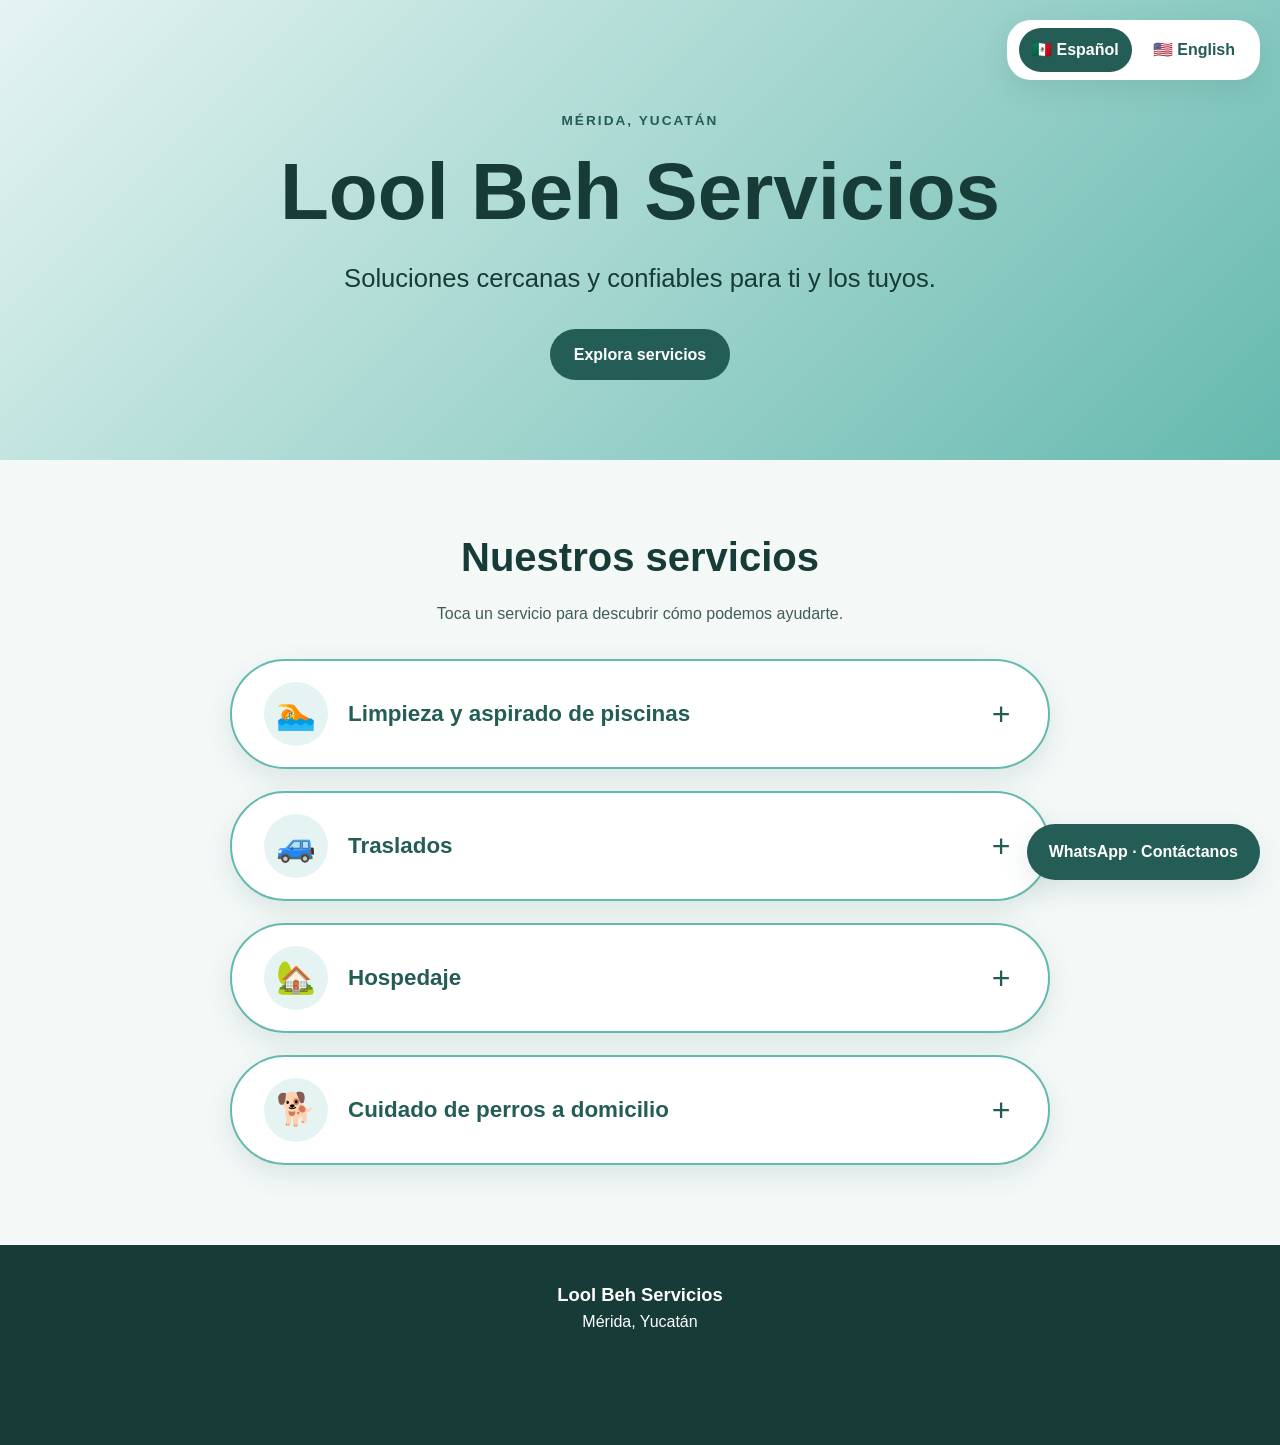
<file: index.html>
<!DOCTYPE html>
<html lang="es">
<head>
    <meta charset="UTF-8">
    <meta name="viewport" content="width=device-width, initial-scale=1.0">

    <meta
        name="description"
        content="Lool Beh Servicios en Mérida: limpieza de piscinas, traslados, hospedaje y cuidado de perros a domicilio."
    >

    <title>Lool Beh Servicios</title>

    <link rel="stylesheet" href="inicio.css">
    <script src="inicio.js" defer></script>
</head>



<body>
    <header class="portada">
        <nav class="selector-idioma" aria-label="Idioma / Language">
            <button
                type="button"
                class="idioma activo"
                data-idioma="es"
                aria-pressed="true"
                lang="es"
            >
                <span aria-hidden="true">🇲🇽</span> Español
            </button>

            <button
                type="button"
                class="idioma"
                data-idioma="en"
                aria-pressed="false"
                lang="en"
            >
                <span aria-hidden="true">🇺🇸</span> English
            </button>
        </nav>
        <div class="contenedor">
            <p class="portada__etiqueta">Mérida, Yucatán</p>

            <h1>Lool Beh Servicios</h1>

            <p class="portada__frase">
                Soluciones cercanas y confiables para ti y los tuyos.
            </p>

            <a class="boton" href="#servicios">
                Explora servicios
            </a>
        </div>
    </header>

    <main>
        <section
            class="servicios contenedor"
            id="servicios"
            aria-labelledby="titulo-servicios"
        >
            <h2 id="titulo-servicios">Nuestros servicios</h2>

            <p class="servicios__introduccion">
                Toca un servicio para descubrir cómo podemos ayudarte.
            </p>

            <div class="servicios__lista">

                <!-- PISCINAS -->
                <details class="servicio">
                    <summary class="servicio__ovalo">
                        <span class="servicio__icono" aria-hidden="true">
                            🏊
                        </span>

                        <span class="servicio__nombre">
                            Limpieza y aspirado de piscinas

                        
                        </span>

                        <span class="servicio__indicador" aria-hidden="true">
                            +
                        </span>
                    </summary>

                    <div class="servicio__contenido">
                        
                        <p>
                            Solicita una cotización según las dimensiones
                            y el estado de tu piscina.
                        </p>
                        

                        <a class="boton" href="piscinas/index.html">
                            Ver servicio y cotizar
                        </a>
                    </div>
                </details>

                <!-- TRASLADOS -->
                <details class="servicio">
                    <summary class="servicio__ovalo">
                        <span class="servicio__icono" aria-hidden="true">
                            🚙
                        </span>

                        <span class="servicio__nombre">
                            Traslados
                        </span>

                        <span class="servicio__indicador" aria-hidden="true">
                            +
                        </span>
                    </summary>

                    <div class="servicio__contenido">
                        <p>
                            Traslados al aeropuerto, dentro de Mérida
                            y a destinos fuera de la ciudad.
                        </p>

                        <a class="boton" href="traslados/index.html">
                            Ver servicio y cotizar
                        </a>
                    </div>
                </details>

                
                <!-- HOSPEDAJE -->
                <details class="servicio">
                    <summary class="servicio__ovalo">
                        <span class="servicio__icono" aria-hidden="true">🏡</span>

                        <span class="servicio__nombre">
                            <span
                                data-es="Hospedaje"
                                data-en="Accommodation"
                            >Hospedaje</span>
                        </span>

                        <span class="servicio__indicador" aria-hidden="true">+</span>
                    </summary>

                    <div class="servicio__contenido">
                        <p
                            data-es="Disfruta tu estancia en Casa Lool Beh, Mérida. Comparte tus fechas y obten un 10% de descuento al reservar 
                            directamente con nosotros.."
                            data-en="Enjoy your stay at Casa Lool Beh, Mérida. Share your dates and get a 10% discount when booking directly with us."
                        >
                            Disfruta tu estancia en Casa Lool Beh, Mérida.
                            Comparte tus fechas y obten un 10% de descuento al reservar 
                            directamente con nosotros.
                        </p>

                        <form id="formulario-hospedaje" class="hospedaje-formulario">
                            <label for="hospedaje-nombre">
                                <span data-es="Tu nombre" data-en="Your name">Tu nombre</span>
                                <input
                                    id="hospedaje-nombre"
                                    name="nombre"
                                    type="text"
                                    autocomplete="name"
                                    maxlength="80"
                                    required
                                >
                            </label>

                            <label for="hospedaje-entrada">
                                <span data-es="Fecha de entrada" data-en="Check-in date">
                                    Fecha de entrada
                                </span>
                                <input
                                    id="hospedaje-entrada"
                                    name="entrada"
                                    type="date"
                                    required
                                >
                            </label>

                            <label for="hospedaje-salida">
                                <span data-es="Fecha de salida" data-en="Check-out date">
                                    Fecha de salida
                                </span>
                                <input
                                    id="hospedaje-salida"
                                    name="salida"
                                    type="date"
                                    required
                                >
                            </label>

                            <label for="hospedaje-adultos">
                                <span data-es="Adultos" data-en="Adults">Adultos</span>
                                <input
                                    id="hospedaje-adultos"
                                    name="adultos"
                                    type="number"
                                    min="1"
                                    step="1"
                                    value="2"
                                    required
                                >
                            </label>

                            <label for="hospedaje-comentarios">
                                <span
                                    data-es="Comentarios (opcional): habitaciones necesarias u otras consultas"
                                    data-en="Comments (optional): rooms needed or other questions"
                                >
                                    Comentarios (opcional):
                                    habitaciones necesarias u otras consultas
                                </span>
                                <textarea
                                    id="hospedaje-comentarios"
                                    name="comentarios"
                                    rows="3"
                                    maxlength="700"
                                ></textarea>
                            </label>

                            <button
                                class="boton"
                                type="submit"
                                data-es="Consultar disponibilidad por WhatsApp"
                                data-en="Check availability on WhatsApp"
                            >Consultar disponibilidad por WhatsApp</button>

                            <p
                                data-es="Podrás revisar el mensaje antes de enviarlo. La reserva queda sujeta a nuestra confirmación de disponibilidad y precio."
                                data-en="You can review the message before sending it. Your booking is subject to our confirmation of availability and pricing."
                            >
                                Podrás revisar el mensaje antes de enviarlo.
                                La reserva queda sujeta a nuestra confirmación
                                de disponibilidad y precio.
                            </p>
                        </form>
                    </div>
                </details>

                <!-- CUIDADO DE PERROS -->
                <details class="servicio">
                    <summary class="servicio__ovalo">
                        <span class="servicio__icono" aria-hidden="true">
                            🐕
                        </span>

                        <span
                            class="servicio__nombre"
                            data-es="Cuidado de perros a domicilio"
                            data-en="In-home dog care"
                        >
                            Cuidado de perros a domicilio
                        </span>

                        <span class="servicio__indicador" aria-hidden="true">
                            +
                        </span>
                    </summary>

                    <div class="servicio__contenido">
                        <p
                            data-es="Cuando tú no puedes estar, te ayudamos a cuidarlos en su propio hogar."
                            data-en="When you can't be there, we help care for your dogs in their own home."
                        >
                            Cuando tú no puedes estar, te ayudamos
                            a cuidarlos en su propio hogar.
                        </p>

                        <p
                            data-es="Cuidado de perros por horas o por períodos más largos, según tus necesidades."
                            data-en="Dog care by the hour or for longer periods, tailored to your needs."
                        >
                            Cuidado de perros por horas o por períodos más largos, según tus necesidades.
                        </p>

                        <p
                            data-es="Incluimos una visita inicial para conocer a tu perro, revisar sus necesidades y valorar cómo se siente con Ananda."
                            data-en="We include an initial meet-and-greet to get to know your dog, discuss their needs and see how comfortable they feel with Ananda."
                        >
                            Incluimos una visita inicial para conocer a tu perro,
                            revisar sus necesidades y valorar cómo se siente
                            con Ananda.
                        </p>

                        <a
                            class="boton"
                            href="perros/index.html"
                            data-es="Ver cuidados y cotizar"
                            data-en="View care options and request a quote"
                        >
                            Ver cuidados y cotizar
                        </a>
                    </div>
                </details>

            </div>
        </section>
    </main>

    <footer class="pie">
        <div class="contenedor">
            <p><strong>Lool Beh Servicios</strong></p>
            <p>Mérida, Yucatán</p>
        </div>
    </footer>

    <button
        type="button"
        id="abrir-contacto"
        class="whatsapp-flotante"
        aria-haspopup="dialog"
        aria-controls="ventana-contacto"
    >
        WhatsApp · Contáctanos
    </button>

    <dialog
        id="ventana-contacto"
        class="ventana-contacto"
        aria-labelledby="titulo-contacto"
    >
        <button
            type="button"
            id="cerrar-contacto"
            class="contacto-cerrar"
            aria-label="Cerrar ventana de contacto"
        >
            ✕
        </button>

        <h2 id="titulo-contacto">¡Hola! ¿En qué podemos ayudarte?</h2>

        <p>
            Cuéntanos qué servicio necesitas o escribe tu consulta.
            Con gusto te atenderemos.
        </p>

        <p>
            También puedes
            <a id="explorar-servicios" href="#servicios">
                explorar nuestros servicios
            </a>
            en esta página para conocer más detalles.
        </p>

        <label for="consulta-contacto">Escribe aquí tu consulta</label>

        <textarea
            id="consulta-contacto"
            rows="4"
            maxlength="1500"
            placeholder="Por ejemplo: necesito un traslado al aeropuerto…"
        ></textarea>

        <div class="contacto-opciones">
            <a
                class="boton"
                data-contacto="jose"
                href="https://wa.me/527772755235"
                target="_blank"
                rel="noopener noreferrer"
            >
                WhatsApp con José Luis
            </a>

            <a
                class="boton"
                data-contacto="ananda"
                href="https://wa.me/525585375197"
                target="_blank"
                rel="noopener noreferrer"
            >
                WhatsApp con Ananda
            </a>
        </div>

        <p class="contacto-aviso">
            Podrás revisar el mensaje en WhatsApp antes de enviarlo.
        </p>
    </dialog> 
</body>
</html>
</file>
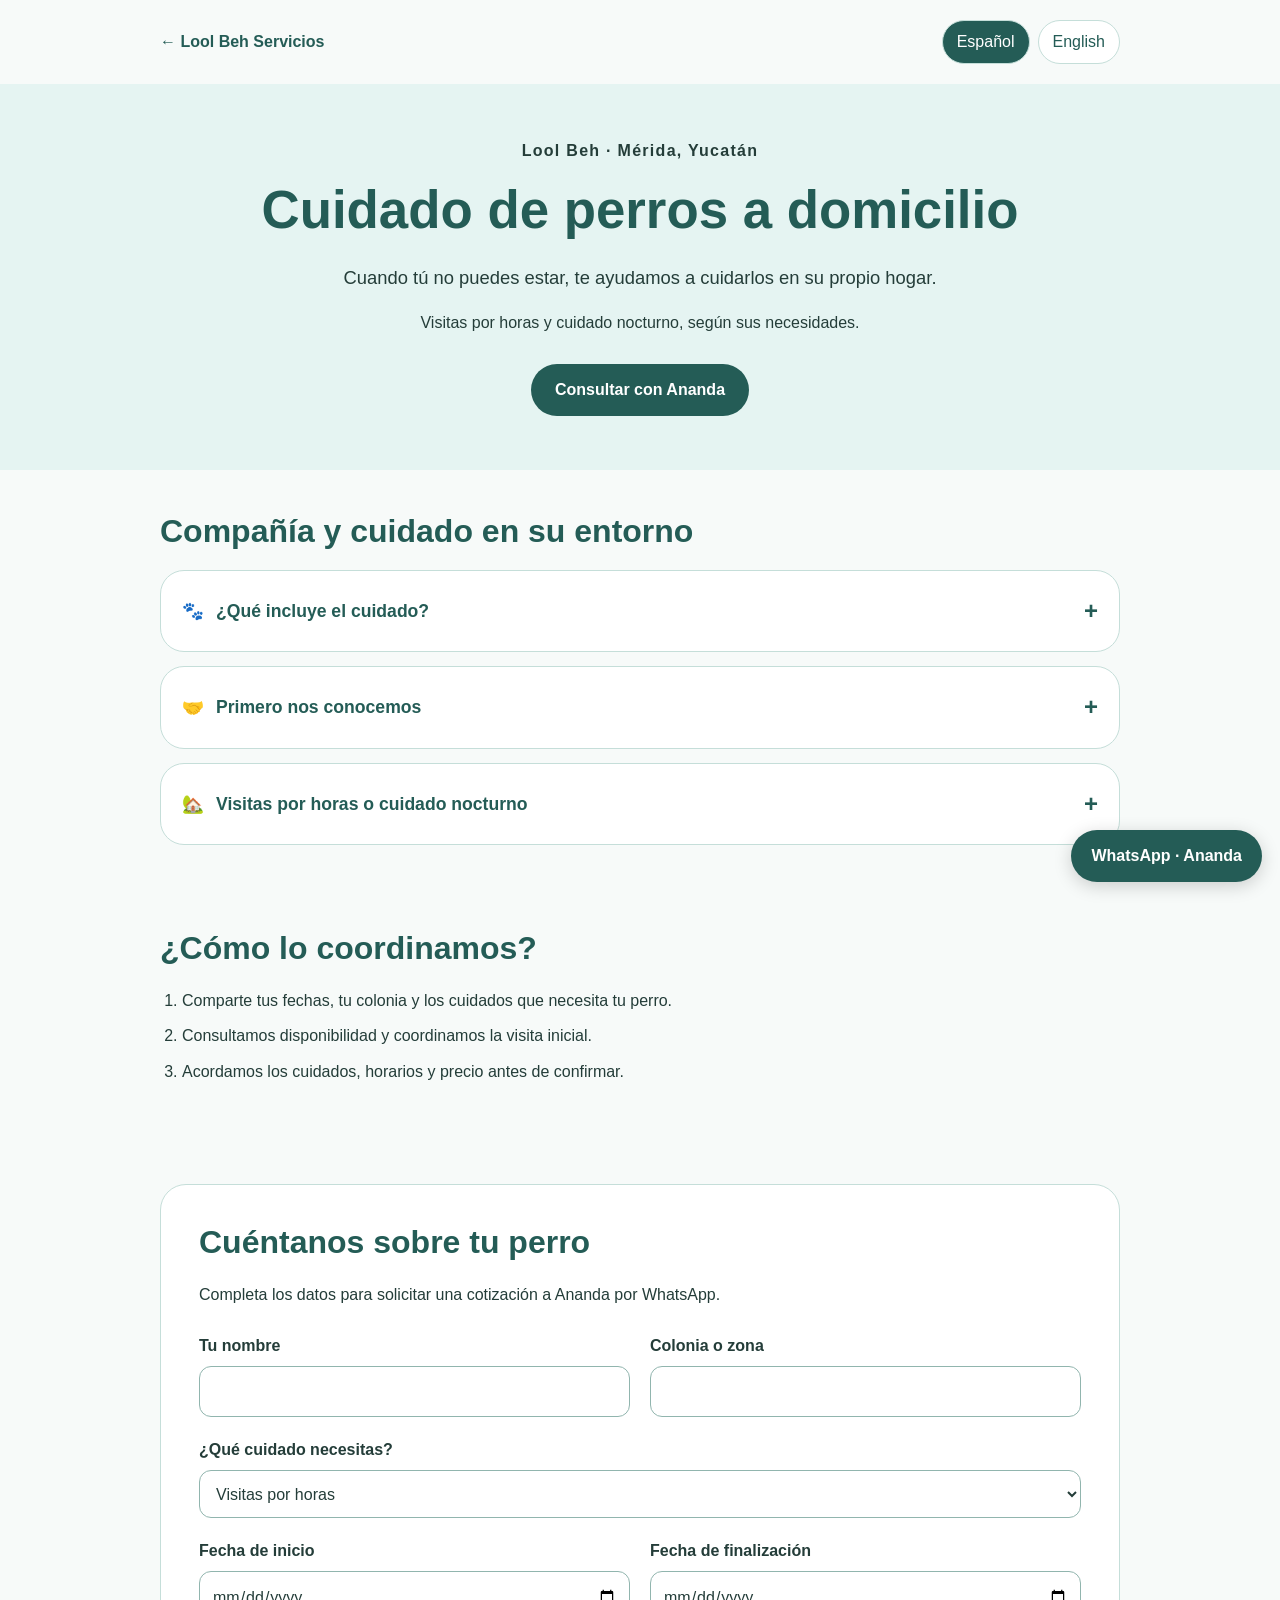
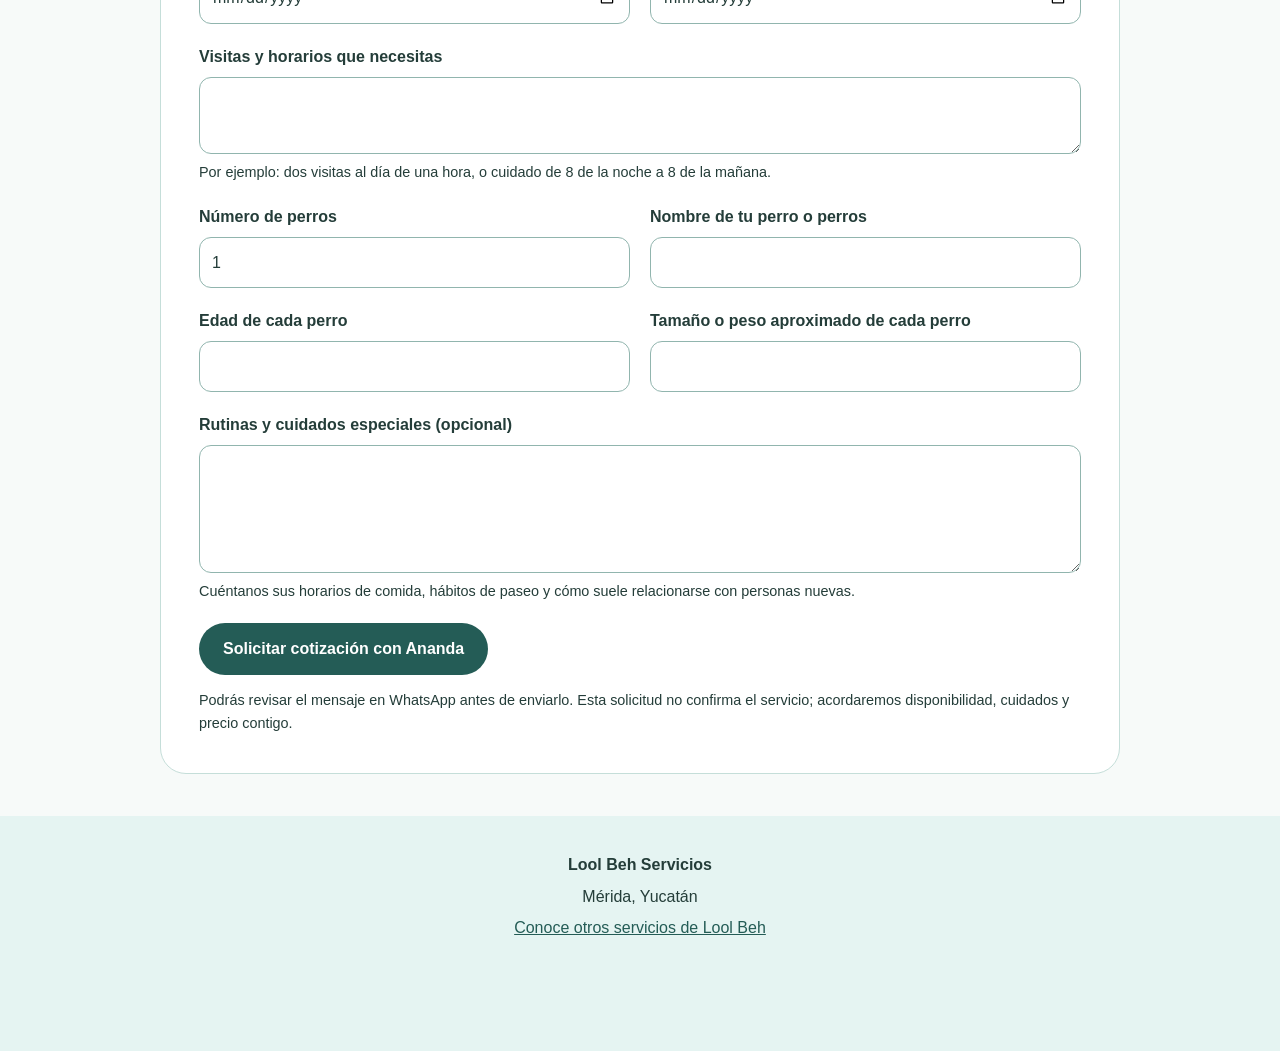
<file: perros/index.html>
<!DOCTYPE html>
<html lang="es">
<head>
    <meta charset="UTF-8">
    <meta name="viewport" content="width=device-width, initial-scale=1.0">

    <meta
        name="description"
        content="Cuidado de perros a domicilio en Mérida con Lool Beh. Visitas por horas y cuidado nocturno en tu hogar. Consulta con Ananda."
    >

    <title>Cuidado de perros | Lool Beh Servicios</title>

    <style>
        :root {
            --turquesa: #007f89;
            --oscuro: #245c56;
            --claro: #e5f4f2;
            --fondo: #f7faf9;
            --texto: #243d39;
            --borde: #c5ded9;
        }

        * {
            box-sizing: border-box;
        }

        html {
            scroll-behavior: smooth;
        }

        body {
            margin: 0;
            background: var(--fondo);
            color: var(--texto);
            font-family: Arial, sans-serif;
            line-height: 1.6;
        }

        button,
        input,
        select,
        textarea {
            font: inherit;
        }

        a {
            color: var(--oscuro);
        }

        :focus-visible {
            outline: 3px solid #ac6400;
            outline-offset: 4px;
        }

        .contenedor {
            width: min(100% - 36px, 960px);
            margin-inline: auto;
        }

        .barra {
            display: flex;
            flex-wrap: wrap;
            align-items: center;
            justify-content: space-between;
            gap: 16px;
            padding-block: 20px;
        }

        .volver {
            font-weight: 700;
            text-decoration: none;
        }

        .idiomas {
            display: flex;
            gap: 8px;
        }

        .idioma {
            min-height: 44px;
            padding: 8px 14px;
            border: 1px solid var(--borde);
            border-radius: 24px;
            background: white;
            color: var(--oscuro);
            cursor: pointer;
        }

        .idioma[aria-pressed="true"] {
            background: var(--oscuro);
            color: white;
        }

        .portada {
            padding: 54px 0;
            background: var(--claro);
            text-align: center;
        }

        .etiqueta {
            margin: 0 0 14px;
            font-weight: 700;
            letter-spacing: 0.08em;
        }

        h1,
        h2 {
            color: var(--oscuro);
            line-height: 1.2;
        }

        h1 {
            max-width: 760px;
            margin: 0 auto 22px;
            font-size: clamp(2rem, 6vw, 3.3rem);
        }

        h2 {
            margin: 0 0 20px;
            font-size: clamp(1.5rem, 4vw, 2rem);
        }

        .portada__texto {
            max-width: 620px;
            margin: 0 auto 18px;
            font-size: 1.15rem;
        }

        .portada__detalle {
            margin: 0 auto 28px;
        }

        .boton {
            display: inline-flex;
            align-items: center;
            justify-content: center;
            min-height: 48px;
            padding: 13px 24px;
            border: 0;
            border-radius: 28px;
            background: var(--oscuro);
            color: white;
            font-weight: 700;
            text-decoration: none;
            text-align: center;
            cursor: pointer;
        }

        .boton:hover {
            background: var(--turquesa);
        }

        .seccion {
            padding-block: 42px;
            scroll-margin-top: 20px;
        }

        .desplegables {
            display: grid;
            gap: 14px;
        }

        details {
            border: 1px solid var(--borde);
            border-radius: 24px;
            background: white;
            overflow: hidden;
        }

        summary {
            display: flex;
            align-items: center;
            gap: 12px;
            padding: 21px;
            color: var(--oscuro);
            font-size: 1.1rem;
            font-weight: 700;
            cursor: pointer;
            list-style: none;
        }

        summary::-webkit-details-marker {
            display: none;
        }

        summary::after {
            content: "+";
            margin-left: auto;
            font-size: 1.5rem;
        }

        details[open] summary::after {
            content: "−";
        }

        .contenido {
            padding: 0 22px 22px;
        }

        .contenido p:first-child {
            margin-top: 0;
        }

        .contenido p:last-child {
            margin-bottom: 0;
        }

        .contenido ul,
        .pasos {
            padding-left: 22px;
        }

        li + li {
            margin-top: 10px;
        }

        .nota {
            padding: 16px;
            border-radius: 14px;
            background: var(--claro);
        }

        .cotizacion {
            padding: clamp(20px, 5vw, 38px);
            border: 1px solid var(--borde);
            border-radius: 26px;
            background: white;
        }

        .formulario {
            display: grid;
            grid-template-columns: repeat(2, minmax(0, 1fr));
            gap: 20px;
            margin-top: 26px;
        }

        .campo {
            display: flex;
            flex-direction: column;
            gap: 7px;
            min-width: 0;
        }

        .completo {
            grid-column: 1 / -1;
        }

        label {
            font-weight: 700;
        }

        input,
        select,
        textarea {
            width: 100%;
            min-width: 0;
            min-height: 48px;
            padding: 12px;
            border: 1px solid #91b5ae;
            border-radius: 12px;
            background: white;
            color: var(--texto);
        }

        textarea {
            resize: vertical;
        }

        .ayuda,
        .aviso {
            font-size: 0.9rem;
        }

        .ayuda {
            margin: 0;
        }

        .aviso {
            margin: 14px 0 0;
        }

        footer {
            padding: 30px 0 110px;
            text-align: center;
            background: var(--claro);
        }

        footer p {
            margin: 6px 0;
        }

        .whatsapp {
            position: fixed;
            right: 18px;
            bottom: 18px;
            bottom: calc(18px + env(safe-area-inset-bottom));
            z-index: 10;
            max-width: calc(100% - 36px);
            padding: 13px 20px;
            border-radius: 28px;
            background: var(--oscuro);
            color: white;
            font-weight: 700;
            text-decoration: none;
            box-shadow: 0 4px 18px rgb(0 0 0 / 18%);
        }

        @media (max-width: 600px) {
            .barra {
                justify-content: center;
            }

            .volver {
                width: 100%;
                text-align: center;
            }

            .portada {
                padding-block: 36px;
            }

            .seccion {
                padding-block: 30px;
            }

            .formulario {
                grid-template-columns: 1fr;
            }

            .formulario .boton {
                width: 100%;
            }
        }

        @media (prefers-reduced-motion: reduce) {
            html {
                scroll-behavior: auto;
            }
        }
    </style>
</head>

<body>
    <header>
        <div class="contenedor barra">
            <a class="volver" href="../index.html">
                ← Lool Beh Servicios
            </a>

            <nav class="idiomas" aria-label="Idioma / Language">
                <button
                    class="idioma"
                    type="button"
                    data-idioma="es"
                    aria-pressed="true"
                    lang="es"
                >Español</button>

                <button
                    class="idioma"
                    type="button"
                    data-idioma="en"
                    aria-pressed="false"
                    lang="en"
                >English</button>
            </nav>
        </div>

        <div class="portada">
            <div class="contenedor">
                <p class="etiqueta">Lool Beh · Mérida, Yucatán</p>

                <h1
                    data-es="Cuidado de perros a domicilio"
                    data-en="Dog care in your own home"
                >Cuidado de perros a domicilio</h1>

                <p
                    class="portada__texto"
                    data-es="Cuando tú no puedes estar, te ayudamos a cuidarlos en su propio hogar."
                    data-en="When you can't be there, we help care for your dogs in the comfort of their own home."
                >
                    Cuando tú no puedes estar, te ayudamos
                    a cuidarlos en su propio hogar.
                </p>

                <p
                    class="portada__detalle"
                    data-es="Visitas por horas y cuidado nocturno, según sus necesidades."
                    data-en="Hourly visits and overnight care, tailored to their needs."
                >Visitas por horas y cuidado nocturno, según sus necesidades.</p>

                <a
                    class="boton"
                    href="#cotizacion"
                    data-es="Consultar con Ananda"
                    data-en="Ask Ananda"
                >Consultar con Ananda</a>
            </div>
        </div>
    </header>

    <main class="contenedor">
        <section class="seccion" aria-labelledby="titulo-cuidados">
            <h2
                id="titulo-cuidados"
                data-es="Compañía y cuidado en su entorno"
                data-en="Companionship and care in familiar surroundings"
            >Compañía y cuidado en su entorno</h2>

            <div class="desplegables">
                <details>
                    <summary>
                        <span aria-hidden="true">🐾</span>
                        <span
                            data-es="¿Qué incluye el cuidado?"
                            data-en="What does the care include?"
                        >¿Qué incluye el cuidado?</span>
                    </summary>

                    <div class="contenido">
                        <ul>
                            <li
                                data-es="Alimentación según sus horarios e indicaciones."
                                data-en="Feeding according to their routine and your instructions."
                            >Alimentación según sus horarios e indicaciones.</li>

                            <li
                                data-es="Cambio de agua para mantenerla limpia y fresca."
                                data-en="Fresh, clean drinking water."
                            >Cambio de agua para mantenerla limpia y fresca.</li>

                            <li
                                data-es="Compañía y momentos de juego según su edad y energía."
                                data-en="Companionship and play suited to their age and energy."
                            >Compañía y momentos de juego según su edad y energía.</li>

                            <li
                                data-es="Paseos durante el cuidado, de acuerdo con su rutina y las condiciones acordadas."
                                data-en="Walks during the care period, following their routine and our agreed arrangements."
                            >
                                Paseos durante el cuidado, de acuerdo con
                                su rutina y las condiciones acordadas.
                            </li>

                            <li
                                data-es="Limpieza básica del área que utiliza tu perro."
                                data-en="Basic cleaning of your dog's area."
                            >Limpieza básica del área que utiliza tu perro.</li>
                        </ul>

                        <p
                            class="nota"
                            data-es="Los paseos forman parte del cuidado contratado. Por el momento no ofrecemos paseos como servicio independiente."
                            data-en="Walks are included as part of the booked care. We do not currently offer a separate dog-walking service."
                        >
                            Los paseos forman parte del cuidado contratado.
                            Por el momento no ofrecemos paseos como servicio
                            independiente.
                        </p>
                    </div>
                </details>

                <details>
                    <summary>
                        <span aria-hidden="true">🤝</span>
                        <span
                            data-es="Primero nos conocemos"
                            data-en="Let's meet first"
                        >Primero nos conocemos</span>
                    </summary>

                    <div class="contenido">
                        <p
                            data-es="El servicio incluye una visita inicial para que tu perro conozca a Ananda, observar cómo se siente con ella y revisar juntos sus rutinas y necesidades."
                            data-en="The service includes an initial meet-and-greet so your dog can meet Ananda, we can see how comfortable they feel with her, and we can discuss their routine and needs."
                        >
                            El servicio incluye una visita inicial para
                            que tu perro conozca a Ananda, observar cómo se
                            siente con ella y revisar juntos sus rutinas
                            y necesidades.
                        </p>

                        <p
                            data-es="Si requiere cuidados especiales, cuéntanos cuáles son. En esta visita valoraremos si podemos atenderlos y acordaremos los detalles antes de confirmar el servicio."
                            data-en="If your dog needs special care, tell us about it. During this visit, we will assess whether we can meet those needs and agree on the details before confirming the service."
                        >
                            Si requiere cuidados especiales, cuéntanos
                            cuáles son. En esta visita valoraremos si
                            podemos atenderlos y acordaremos los detalles
                            antes de confirmar el servicio.
                        </p>
                    </div>
                </details>

                <details>
                    <summary>
                        <span aria-hidden="true">🏡</span>
                        <span
                            data-es="Visitas por horas o cuidado nocturno"
                            data-en="Hourly visits or overnight care"
                        >Visitas por horas o cuidado nocturno</span>
                    </summary>

                    <div class="contenido">
                        <p
                            data-es="Visitas por horas: coordinamos los días, la duración y la frecuencia de las visitas para acompañar y cuidar a tu perro."
                            data-en="Hourly visits: we arrange the days, length and frequency of visits to keep your dog company and care for them."
                        >
                            Visitas por horas: coordinamos los días,
                            la duración y la frecuencia de las visitas
                            para acompañar y cuidar a tu perro.
                        </p>

                        <p
                            data-es="Cuidado nocturno: Ananda se queda a dormir en tu domicilio durante las noches acordadas. Los horarios de llegada, salida y la atención durante el día se definen al cotizar."
                            data-en="Overnight care: Ananda stays overnight in your home on the agreed nights. Arrival, departure and daytime care arrangements are agreed when preparing your quote."
                        >
                            Cuidado nocturno: Ananda se queda a dormir
                            en tu domicilio durante las noches acordadas.
                            Los horarios de llegada, salida y la atención
                            durante el día se definen al cotizar.
                        </p>
                    </div>
                </details>
            </div>
        </section>

        <section class="seccion" aria-labelledby="titulo-proceso">
            <h2
                id="titulo-proceso"
                data-es="¿Cómo lo coordinamos?"
                data-en="How does it work?"
            >¿Cómo lo coordinamos?</h2>

            <ol class="pasos">
                <li
                    data-es="Comparte tus fechas, tu colonia y los cuidados que necesita tu perro."
                    data-en="Share your dates, neighborhood and your dog's care needs."
                >Comparte tus fechas, tu colonia y los cuidados que necesita tu perro.</li>

                <li
                    data-es="Consultamos disponibilidad y coordinamos la visita inicial."
                    data-en="We check availability and arrange the initial meet-and-greet."
                >Consultamos disponibilidad y coordinamos la visita inicial.</li>

                <li
                    data-es="Acordamos los cuidados, horarios y precio antes de confirmar."
                    data-en="We agree on care, schedules and pricing before confirming."
                >Acordamos los cuidados, horarios y precio antes de confirmar.</li>
            </ol>
        </section>

        <section
            class="seccion"
            id="cotizacion"
            aria-labelledby="titulo-cotizacion"
        >
            <div class="cotizacion">
                <h2
                    id="titulo-cotizacion"
                    data-es="Cuéntanos sobre tu perro"
                    data-en="Tell us about your dog"
                >Cuéntanos sobre tu perro</h2>

                <p
                    data-es="Completa los datos para solicitar una cotización a Ananda por WhatsApp."
                    data-en="Fill in the details to request a quote from Ananda on WhatsApp."
                >
                    Completa los datos para solicitar una cotización
                    a Ananda por WhatsApp.
                </p>

                <form id="formulario-perros" class="formulario">
                    <div class="campo">
                        <label
                            for="nombre"
                            data-es="Tu nombre"
                            data-en="Your name"
                        >Tu nombre</label>
                        <input
                            id="nombre"
                            name="nombre"
                            autocomplete="name"
                            maxlength="80"
                            required
                        >
                    </div>

                    <div class="campo">
                        <label
                            for="colonia"
                            data-es="Colonia o zona"
                            data-en="Neighborhood or area"
                        >Colonia o zona</label>
                        <input
                            id="colonia"
                            name="colonia"
                            maxlength="150"
                            required
                        >
                    </div>

                    <div class="campo completo">
                        <label
                            for="modalidad"
                            data-es="¿Qué cuidado necesitas?"
                            data-en="What type of care do you need?"
                        >¿Qué cuidado necesitas?</label>

                        <select id="modalidad" name="modalidad">
                            <option
                                value="visitas"
                                data-es="Visitas por horas"
                                data-en="Hourly visits"
                            >Visitas por horas</option>
                            <option
                                value="nocturno"
                                data-es="Cuidado nocturno en mi domicilio"
                                data-en="Overnight care in my home"
                            >Cuidado nocturno en mi domicilio</option>
                            <option
                                value="ambos"
                                data-es="Ambas modalidades"
                                data-en="Both types of care"
                            >Ambas modalidades</option>
                        </select>
                    </div>

                    <div class="campo">
                        <label
                            for="fecha-inicio"
                            data-es="Fecha de inicio"
                            data-en="Start date"
                        >Fecha de inicio</label>
                        <input
                            id="fecha-inicio"
                            name="inicio"
                            type="date"
                            required
                        >
                    </div>

                    <div class="campo">
                        <label
                            for="fecha-fin"
                            data-es="Fecha de finalización"
                            data-en="End date"
                        >Fecha de finalización</label>
                        <input
                            id="fecha-fin"
                            name="fin"
                            type="date"
                            required
                        >
                    </div>

                    <div class="campo completo">
                        <label
                            for="horarios"
                            data-es="Visitas y horarios que necesitas"
                            data-en="Visits and times you need"
                        >Visitas y horarios que necesitas</label>
                        <textarea
                            id="horarios"
                            name="horarios"
                            rows="2"
                            maxlength="400"
                            aria-describedby="ayuda-horarios"
                            required
                        ></textarea>
                        <p
                            class="ayuda"
                            id="ayuda-horarios"
                            data-es="Por ejemplo: dos visitas al día de una hora, o cuidado de 8 de la noche a 8 de la mañana."
                            data-en="For example: two one-hour visits a day, or overnight care from 8 p.m. to 8 a.m."
                        >
                            Por ejemplo: dos visitas al día de una hora,
                            o cuidado de 8 de la noche a 8 de la mañana.
                        </p>
                    </div>

                    <div class="campo">
                        <label
                            for="cantidad"
                            data-es="Número de perros"
                            data-en="Number of dogs"
                        >Número de perros</label>
                        <input
                            id="cantidad"
                            name="cantidad"
                            type="number"
                            min="1"
                            step="1"
                            value="1"
                            required
                        >
                    </div>

                    <div class="campo">
                        <label
                            for="nombres-perros"
                            data-es="Nombre de tu perro o perros"
                            data-en="Your dog's or dogs' names"
                        >Nombre de tu perro o perros</label>
                        <input
                            id="nombres-perros"
                            name="perros"
                            maxlength="200"
                            required
                        >
                    </div>

                    <div class="campo">
                        <label
                            for="edades"
                            data-es="Edad de cada perro"
                            data-en="Each dog's age"
                        >Edad de cada perro</label>
                        <input
                            id="edades"
                            name="edades"
                            maxlength="200"
                            required
                        >
                    </div>

                    <div class="campo">
                        <label
                            for="tamanos"
                            data-es="Tamaño o peso aproximado de cada perro"
                            data-en="Each dog's size or approximate weight"
                        >Tamaño o peso aproximado de cada perro</label>
                        <input
                            id="tamanos"
                            name="tamanos"
                            maxlength="200"
                            required
                        >
                    </div>

                    <div class="campo completo">
                        <label
                            for="cuidados"
                            data-es="Rutinas y cuidados especiales (opcional)"
                            data-en="Routines and special care needs (optional)"
                        >Rutinas y cuidados especiales (opcional)</label>
                        <textarea
                            id="cuidados"
                            name="cuidados"
                            rows="4"
                            maxlength="1000"
                            aria-describedby="ayuda-cuidados"
                        ></textarea>
                        <p
                            class="ayuda"
                            id="ayuda-cuidados"
                            data-es="Cuéntanos sus horarios de comida, hábitos de paseo y cómo suele relacionarse con personas nuevas."
                            data-en="Tell us about feeding times, walking habits and how your dog usually responds to new people."
                        >
                            Cuéntanos sus horarios de comida, hábitos
                            de paseo y cómo suele relacionarse con
                            personas nuevas.
                        </p>
                    </div>

                    <div class="completo">
                        <button
                            class="boton"
                            type="submit"
                            data-es="Solicitar cotización con Ananda"
                            data-en="Request a quote from Ananda"
                        >Solicitar cotización con Ananda</button>

                        <p
                            class="aviso"
                            data-es="Podrás revisar el mensaje en WhatsApp antes de enviarlo. Esta solicitud no confirma el servicio; acordaremos disponibilidad, cuidados y precio contigo."
                            data-en="You can review the message in WhatsApp before sending it. This request does not confirm a booking; we will agree on availability, care and pricing with you."
                        >
                            Podrás revisar el mensaje en WhatsApp antes
                            de enviarlo. Esta solicitud no confirma el
                            servicio; acordaremos disponibilidad,
                            cuidados y precio contigo.
                        </p>
                    </div>
                </form>
            </div>
        </section>
    </main>

    <footer>
        <div class="contenedor">
            <p><strong>Lool Beh Servicios</strong></p>
            <p>Mérida, Yucatán</p>

            <a
                href="../index.html"
                data-es="Conoce otros servicios de Lool Beh"
                data-en="Explore other Lool Beh services"
            >Conoce otros servicios de Lool Beh</a>
        </div>
    </footer>

    <a
        id="whatsapp-directo"
        class="whatsapp"
        href="https://wa.me/525585375196?text=Hola%20Ananda%2C%20quisiera%20consultar%20el%20cuidado%20de%20perros%20a%20domicilio."
        target="_blank"
        rel="noopener noreferrer"
        data-es="WhatsApp · Ananda"
        data-en="WhatsApp · Ananda"
    >WhatsApp · Ananda</a>

    <script>
        const telefonoAnanda = "525585375196";
        let idiomaActual = "es";

        const formulario = document.getElementById("formulario-perros");
        const fechaInicio = document.getElementById("fecha-inicio");
        const fechaFin = document.getElementById("fecha-fin");

        function validarFechas() {
            fechaFin.setCustomValidity("");
            fechaFin.min = fechaInicio.value;

            if (
                fechaInicio.value &&
                fechaFin.value &&
                fechaFin.value < fechaInicio.value
            ) {
                fechaFin.setCustomValidity(
                    idiomaActual === "es"
                        ? "La fecha final debe ser igual o posterior a la fecha de inicio."
                        : "The end date must be on or after the start date."
                );
            }
        }

        fechaInicio.addEventListener("input", validarFechas);
        fechaFin.addEventListener("input", validarFechas);

        function cambiarIdioma(idioma) {
            idiomaActual = idioma;
            document.documentElement.lang = idioma;

            document.querySelectorAll("[data-es][data-en]").forEach(elemento => {
                elemento.textContent = elemento.dataset[idioma];
            });

            document.querySelectorAll("[data-idioma]").forEach(boton => {
                boton.setAttribute(
                    "aria-pressed",
                    String(boton.dataset.idioma === idioma)
                );
            });

            document.title = idioma === "es"
                ? "Cuidado de perros | Lool Beh Servicios"
                : "In-home dog care | Lool Beh Servicios";

            const saludo = idioma === "es"
                ? "Hola Ananda, quisiera consultar el cuidado de perros a domicilio."
                : "Hello Ananda, I would like to ask about in-home dog care.";

            document.getElementById("whatsapp-directo").href =
                `https://wa.me/${telefonoAnanda}?text=${encodeURIComponent(saludo)}`;

            validarFechas();
        }

        document.querySelectorAll("[data-idioma]").forEach(boton => {
            boton.addEventListener("click", () => {
                cambiarIdioma(boton.dataset.idioma);
            });
        });

        function formatearFecha(valor) {
            const [anio, mes, dia] = valor.split("-");

            return idiomaActual === "es"
                ? `${dia}/${mes}/${anio}`
                : `${anio}-${mes}-${dia}`;
        }

        formulario.addEventListener("submit", evento => {
            evento.preventDefault();
            validarFechas();

            if (!formulario.reportValidity()) {
                return;
            }

            const valor = id =>
                document.getElementById(id).value.trim();

            const selector = document.getElementById("modalidad");
            const modalidad =
                selector.options[selector.selectedIndex].textContent.trim();

            const lineas = idiomaActual === "es"
                ? [
                    "Hola Ananda, quisiera cotizar el cuidado de mis perros a domicilio.",
                    "",
                    `Mi nombre: ${valor("nombre")}`,
                    `Colonia o zona: ${valor("colonia")}`,
                    `Modalidad: ${modalidad}`,
                    `Inicio: ${formatearFecha(valor("fecha-inicio"))}`,
                    `Finalización: ${formatearFecha(valor("fecha-fin"))}`,
                    `Visitas y horarios: ${valor("horarios")}`,
                    `Número de perros: ${valor("cantidad")}`,
                    `Nombres: ${valor("nombres-perros")}`,
                    `Edades: ${valor("edades")}`,
                    `Tamaños o pesos: ${valor("tamanos")}`
                ]
                : [
                    "Hello Ananda, I would like a quote for in-home dog care.",
                    "",
                    `My name: ${valor("nombre")}`,
                    `Neighborhood or area: ${valor("colonia")}`,
                    `Type of care: ${modalidad}`,
                    `Start: ${formatearFecha(valor("fecha-inicio"))}`,
                    `End: ${formatearFecha(valor("fecha-fin"))}`,
                    `Visits and times: ${valor("horarios")}`,
                    `Number of dogs: ${valor("cantidad")}`,
                    `Names: ${valor("nombres-perros")}`,
                    `Ages: ${valor("edades")}`,
                    `Sizes or weights: ${valor("tamanos")}`
                ];

            if (valor("cuidados")) {
                const etiqueta = idiomaActual === "es"
                    ? "Rutinas y cuidados especiales"
                    : "Routines and special care";

                lineas.push(`${etiqueta}: ${valor("cuidados")}`);
            }

            const mensaje = encodeURIComponent(lineas.join("\n"));
            window.location.href =
                `https://wa.me/${telefonoAnanda}?text=${mensaje}`;
        });
    </script>
</body>
</html>
</file>
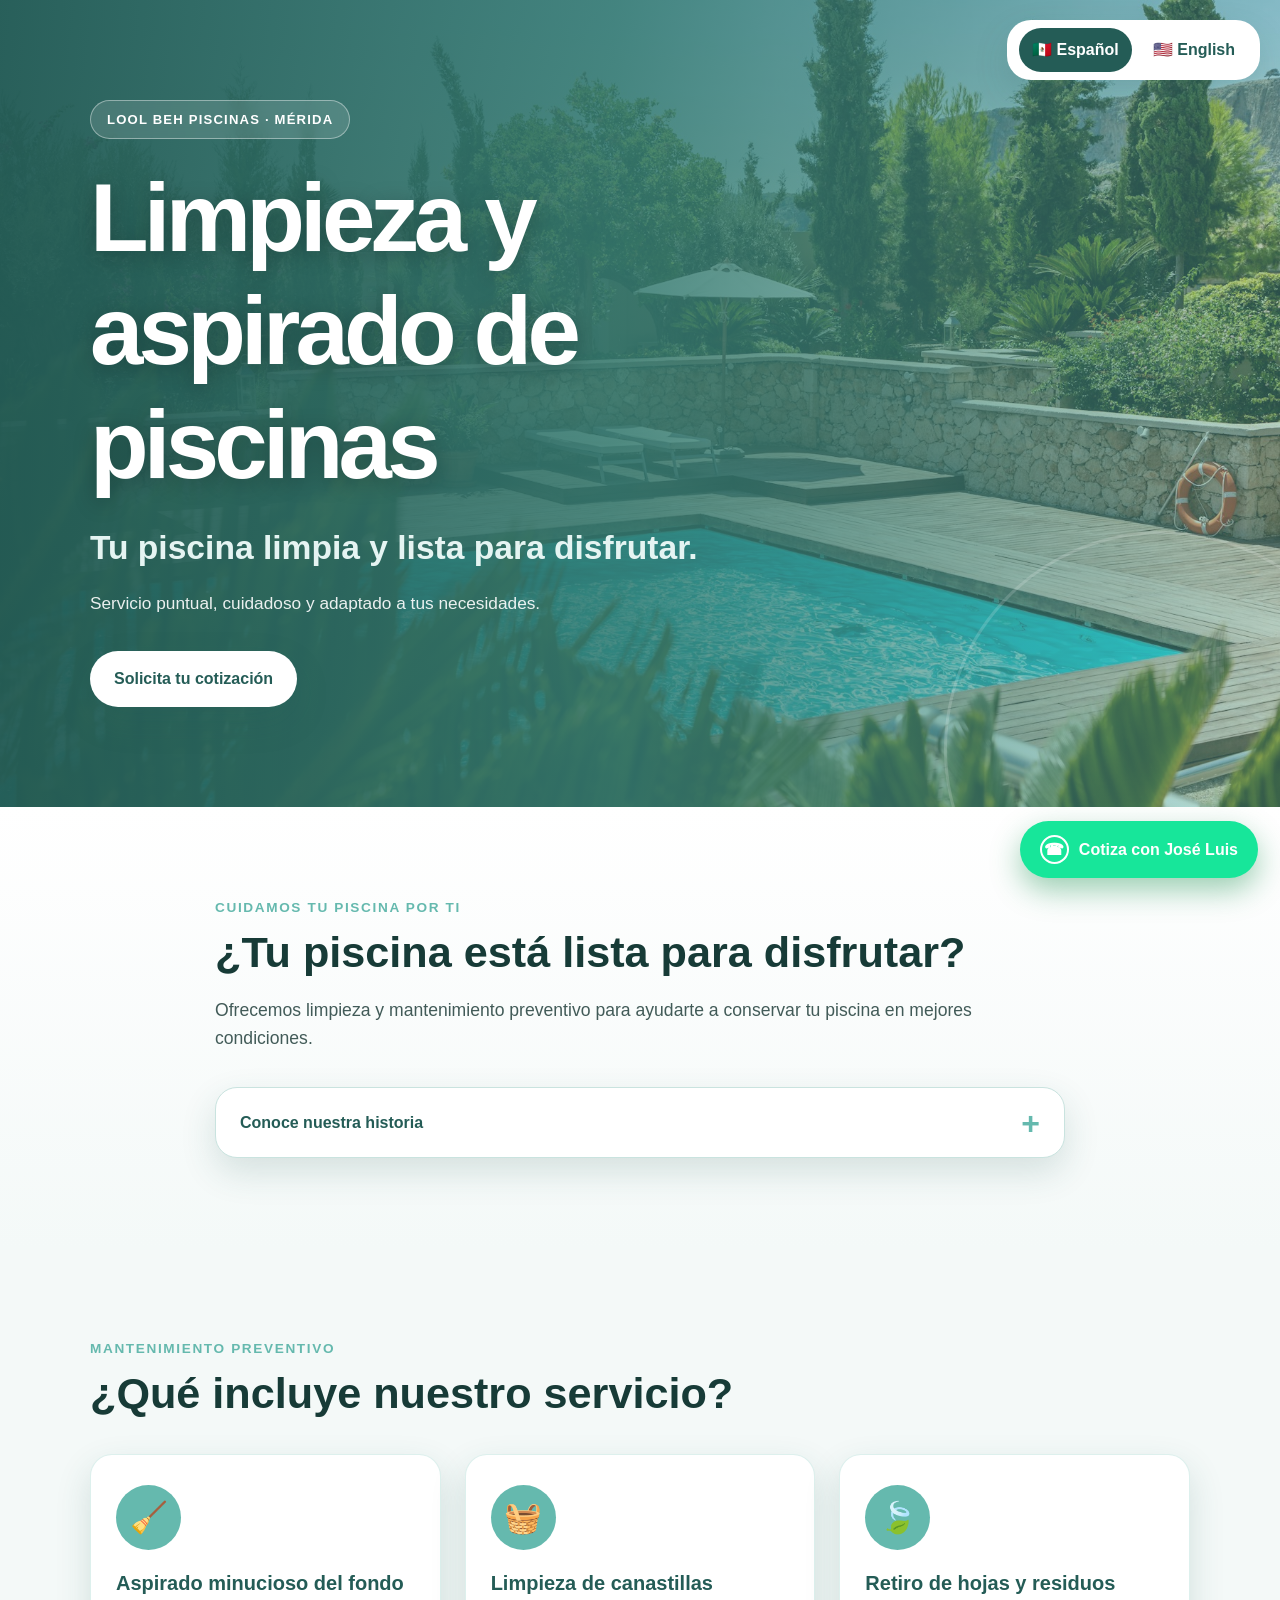
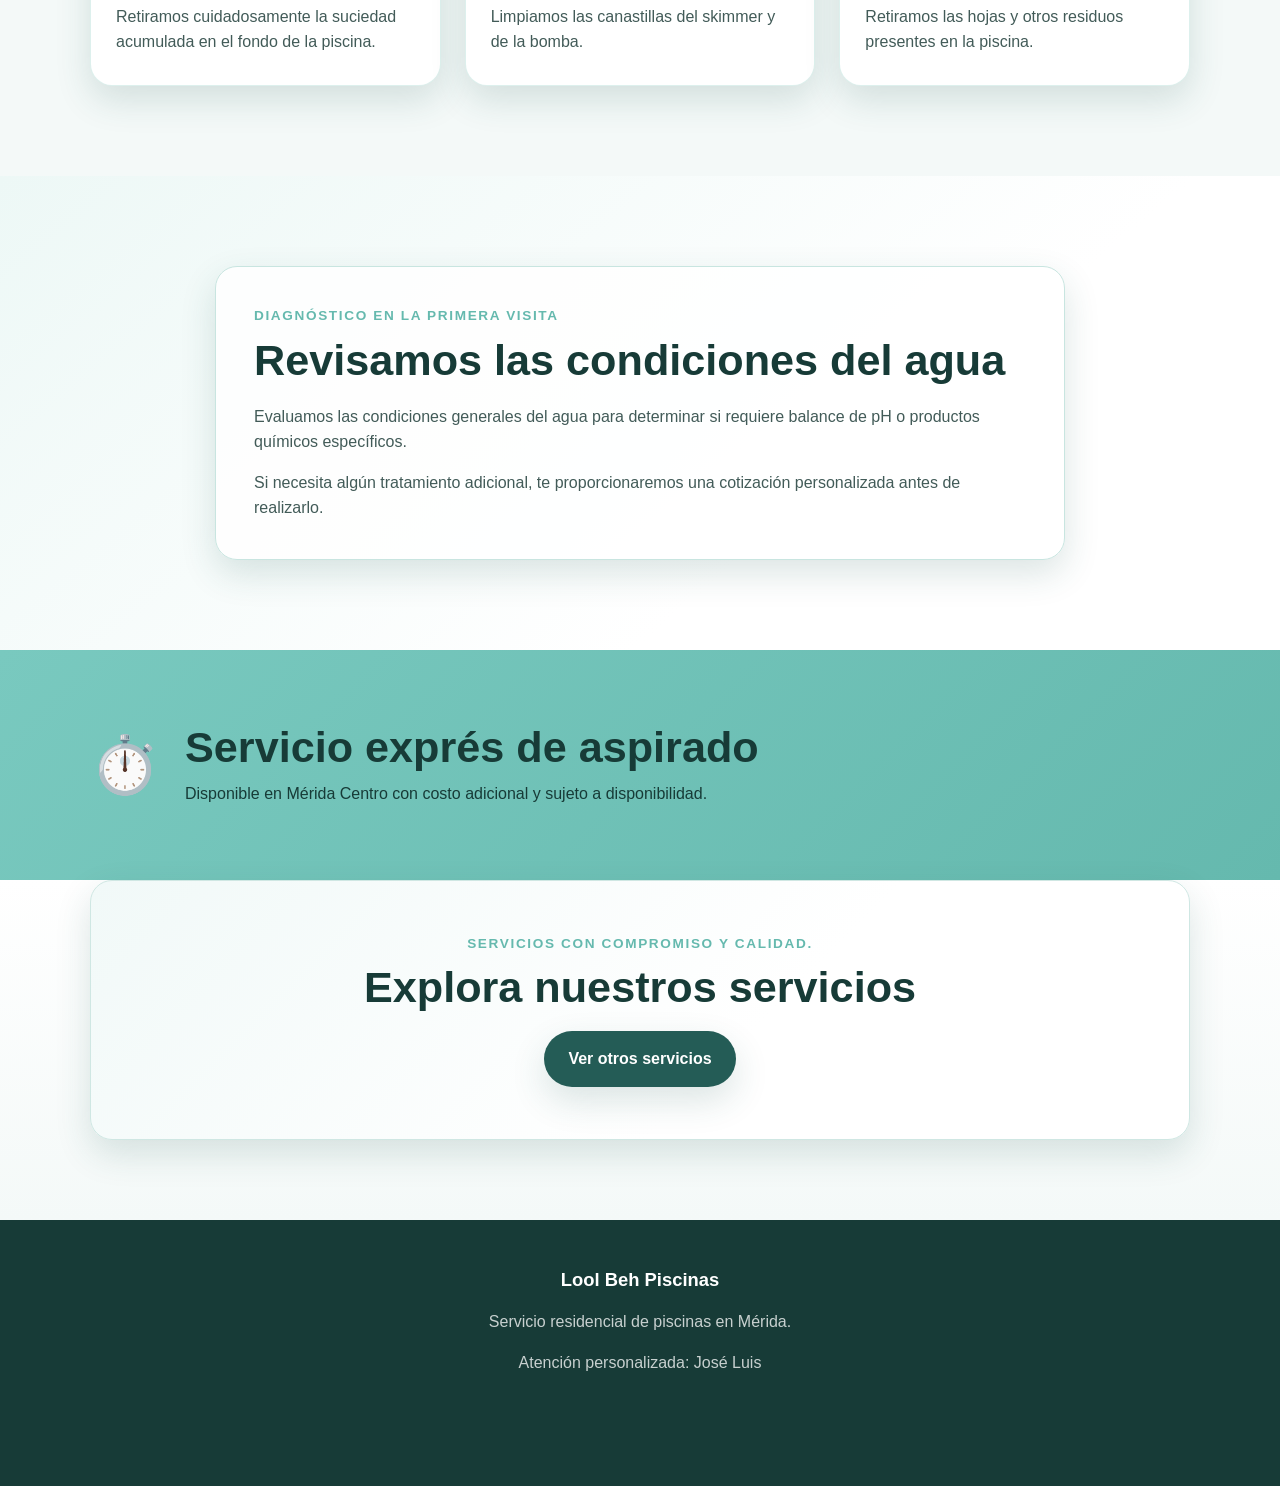
<file: piscinas/index.html>
<!DOCTYPE html>
<html lang="es">
<head>
    <meta charset="UTF-8">

    <meta
        name="viewport"
        content="width=device-width, initial-scale=1.0"
    >

    <meta
        name="description"
        content="Servicio residencial de limpieza y mantenimiento preventivo de piscinas en Mérida."
    >

    <title>Limpieza y aspirado de piscinas | Lool Beh Servicios</title>

    <link rel="stylesheet" href="estilos.css">
</head>

<body>

    <!-- PORTADA -->
    <header class="portada">

        <!-- Selector de idioma -->
        <nav class="selector-idioma" aria-label="Idioma / Language">
    

            <button
                id="idioma-es"
                class="idioma activo"
                type="button"
                aria-pressed="true"
                lang="es"
            >
                <span aria-hidden="true">🇲🇽</span> Español
            </button>

            <button
                id="idioma-en"
                class="idioma"
                type="button"
                aria-pressed="false"
                lang="en"
            >
                <span aria-hidden="true">🇺🇸</span> English
            </button>
        </nav>

        <div class="contenedor portada__contenido">

            <p
                class="portada__etiqueta"
                data-es="Casa Lool Beh Piscinas · Mérida"
                data-en="Lool Beh Pools · Mérida"
            >
                Lool Beh Piscinas · Mérida
            </p>

            <h1
                data-es="Limpieza y aspirado de piscinas"
                data-en="Pool cleaning and vacuuming"
            >
                Limpieza y aspirado de piscinas
            </h1>

            <p
                class="portada__frase"
                data-es="Tu piscina limpia y lista para disfrutar."
                data-en="Your pool, clean and ready to enjoy."
            >
                Tu piscina limpia y lista para disfrutar.
            </p>

            <p
                class="portada__compromiso"
                data-es="Servicio puntual, cuidadoso y adaptado a tus necesidades."
                data-en="Punctual, careful service tailored to your needs."
            >
                Servicio puntual, cuidadoso y adaptado a tus necesidades.
            </p>

            <a
                class="boton-principal"
                href="#servicios"
                data-es="Solicita tu cotización"
                data-en="Get your quote"
            >
                Solicita tu cotización
            </a>

        </div>
    </header>

    <main>

        <!-- PRESENTACIÓN -->
        <section class="presentacion">
            <div class="contenedor">

                <p
                    class="titulo-pequeno"
                    data-es="Cuidamos tu piscina por ti"
                    data-en="We take care of your pool"
                >
                    Cuidamos tu piscina por ti
                </p>

                <h2
                    data-es="¿Tu piscina está lista para disfrutar?"
                    data-en="Is your pool ready to enjoy?"
                >
                    ¿Tu piscina está lista para disfrutar?
                </h2>

                <p
                    data-es="Ofrecemos limpieza y mantenimiento preventivo para ayudarte a conservar tu piscina en mejores condiciones."
                    data-en="We provide cleaning and preventive maintenance to help you keep your pool in better condition."
                >
                    Ofrecemos limpieza y mantenimiento preventivo para
                    ayudarte a conservar tu piscina en mejores condiciones.
                </p>

                <!-- Historia desplegable -->
                <details class="historia">

                    <summary
                        data-es="Conoce nuestra historia"
                        data-en="Discover our story"
                    >
                        Conoce nuestra historia
                    </summary>

                    <div class="historia__contenido">

                        <h3
                            data-es="¿Cómo nació Servicios Lool Beh Piscinas?"
                            data-en="How was Servicios Lool Beh Pools created?"
                        >
                            ¿Cómo nació Servicios Lool Beh Piscinas?
                        </h3>

                        <p
                            data-es="Durante ocho años al frente de un lugar de hospedaje en Mérida, he aprendido que mantener una piscina limpia no solamente requiere un buen trabajo, sino también puntualidad y compromiso."
                            data-en="During eight years managing a guesthouse in Mérida, I have learned that keeping a pool clean requires not only good work, but also punctuality and commitment."
                        >
                            Durante ocho años al frente de un lugar de
                            hospedaje en Mérida, he aprendido que mantener
                            una piscina limpia no solamente requiere un buen
                            trabajo, sino también puntualidad y compromiso.
                        </p>

                        <p
                            data-es="En nuestro alojamiento necesitábamos que la piscina estuviera preparada desde temprano, antes de que los huéspedes comenzaran a utilizarla. Sin embargo, en varias ocasiones fue difícil encontrar un servicio que llegara a la hora acordada y se adaptara a nuestras necesidades."
                            data-en="At our guesthouse, we needed the pool to be ready early, before our guests began using it. However, on several occasions it was difficult to find a service that arrived at the agreed time and adapted to our needs."
                        >
                            En nuestro alojamiento necesitábamos que la
                            piscina estuviera preparada desde temprano,
                            antes de que los huéspedes comenzaran a
                            utilizarla. Sin embargo, en varias ocasiones fue
                            difícil encontrar un servicio que llegara a la
                            hora acordada y se adaptara a nuestras
                            necesidades.
                        </p>

                        <p
                            data-es="Por esta razón decidí adquirir mi propio equipo y comenzar a ocuparme personalmente de la piscina. Con el tiempo comprendí que otras personas podían encontrarse con la misma necesidad."
                            data-en="For this reason, I decided to purchase my own equipment and begin taking care of the pool myself. Over time, I realized that other people might have the same need."
                        >
                            Por esta razón decidí adquirir mi propio equipo
                            y comenzar a ocuparme personalmente de la
                            piscina. Con el tiempo comprendí que otras
                            personas podían encontrarse con la misma
                            necesidad.
                        </p>

                        <p
                            data-es="Así nace Casa Lool Beh Piscinas: desde la experiencia real de cuidar una piscina utilizada por huéspedes y de comprender la importancia de que esté limpia y disponible en el momento necesario."
                            data-en="That is how Casa Lool Beh Pools was created: from the real experience of caring for a pool used by guests and understanding the importance of having it clean and ready when needed."
                        >
                            Así nace <strong>Casa Lool Beh Piscinas</strong>:
                            desde la experiencia real de cuidar una piscina
                            utilizada por huéspedes y de comprender la
                            importancia de que esté limpia y disponible en
                            el momento necesario.
                        </p>

                        <p
                            class="historia__frase"
                            data-es="No solamente cuidamos tu piscina: respetamos tu tiempo y tus necesidades."
                            data-en="We do not only care for your pool: we respect your time and your needs."
                        >
                            No solamente cuidamos tu piscina: respetamos
                            tu tiempo y tus necesidades.
                        </p>

                    </div>
                </details>

            </div>
        </section>

        <!-- SERVICIOS -->
        <section id="servicios" class="servicios">
            <div class="contenedor">

                <p
                    class="titulo-pequeno"
                    data-es="Mantenimiento preventivo"
                    data-en="Preventive maintenance"
                >
                    Mantenimiento preventivo
                </p>

                <h2
                    data-es="¿Qué incluye nuestro servicio?"
                    data-en="What does our service include?"
                >
                    ¿Qué incluye nuestro servicio?
                </h2>

                <div class="servicios__lista">

                    <article class="servicio">

                        <span
                            class="servicio__icono"
                            aria-hidden="true"
                        >
                            🧹
                        </span>

                        <div>
                            <h3
                                data-es="Aspirado minucioso del fondo"
                                data-en="Thorough bottom vacuuming"
                            >
                                Aspirado minucioso del fondo
                            </h3>

                            <p
                                data-es="Retiramos cuidadosamente la suciedad acumulada en el fondo de la piscina."
                                data-en="We carefully remove dirt accumulated on the bottom of the pool."
                            >
                                Retiramos cuidadosamente la suciedad
                                acumulada en el fondo de la piscina.
                            </p>
                        </div>

                    </article>

                    <article class="servicio">

                        <span
                            class="servicio__icono"
                            aria-hidden="true"
                        >
                            🧺
                        </span>

                        <div>
                            <h3
                                data-es="Limpieza de canastillas"
                                data-en="Basket cleaning"
                            >
                                Limpieza de canastillas
                            </h3>

                            <p
                                data-es="Limpiamos las canastillas del skimmer y de la bomba."
                                data-en="We clean the skimmer and pump baskets."
                            >
                                Limpiamos las canastillas del skimmer
                                y de la bomba.
                            </p>
                        </div>

                    </article>

                    <article class="servicio">

                        <span
                            class="servicio__icono"
                            aria-hidden="true"
                        >
                            🍃
                        </span>

                        <div>
                            <h3
                                data-es="Retiro de hojas y residuos"
                                data-en="Removal of leaves and debris"
                            >
                                Retiro de hojas y residuos
                            </h3>

                            <p
                                data-es="Retiramos las hojas y otros residuos presentes en la piscina."
                                data-en="We remove leaves and other debris from the pool."
                            >
                                Retiramos las hojas y otros residuos
                                presentes en la piscina.
                            </p>
                        </div>

                    </article>

                </div>
            </div>
        </section>

        <!-- DIAGNÓSTICO -->
        <section class="diagnostico">
            <div class="contenedor">

                <p
                    class="titulo-pequeno"
                    data-es="Diagnóstico en la primera visita"
                    data-en="Assessment during the first visit"
                >
                    Diagnóstico en la primera visita
                </p>

                <h2
                    data-es="Revisamos las condiciones del agua"
                    data-en="We assess the water conditions"
                >
                    Revisamos las condiciones del agua
                </h2>

                <p
                    data-es="Evaluamos las condiciones generales del agua para determinar si requiere balance de pH o productos químicos específicos."
                    data-en="We assess the general water conditions to determine whether pH balancing or specific chemicals are required."
                >
                    Evaluamos las condiciones generales del agua para
                    determinar si requiere balance de pH o productos
                    químicos específicos.
                </p>

                <p
                    data-es="Si necesita algún tratamiento adicional, te proporcionaremos una cotización personalizada antes de realizarlo."
                    data-en="If additional treatment is needed, we will provide a personalized quote before carrying it out."
                >
                    Si necesita algún tratamiento adicional, te
                    proporcionaremos una cotización personalizada antes
                    de realizarlo.
                </p>

            </div>
        </section>

        <!-- SERVICIO EXPRÉS -->
        <section class="servicio-express">
            <div class="contenedor servicio-express__contenido">

                <span
                    class="servicio-express__icono"
                    aria-hidden="true"
                >
                    ⏱️
                </span>

                <div>
                    <h2
                        data-es="Servicio exprés de aspirado"
                        data-en="Express vacuuming service"
                    >
                        Servicio exprés de aspirado
                    </h2>

                    <p
                        data-es="Disponible en Mérida Centro con costo adicional y sujeto a disponibilidad."
                        data-en="Available in Mérida Centro for an additional cost and subject to availability."
                    >
                        Disponible en Mérida Centro con costo adicional
                        y sujeto a disponibilidad.
                    </p>
                </div>

            </div>
        </section>

    </main>

    <section class="cta-final">
        <div class="contenedor cta-final__contenido">
            <p
                class="titulo-pequeno"
                data-es="Servicios completos"
                data-en="Complete services"
            >
                Servicios con compromiso y calidad.
            </p>

            <h2
                data-es="Conoce todos los servicios que Lool Beh te ofrece"
                data-en="Discover all the services Lool Beh has to offer"
            >
                Explora nuestros servicios 
            </h2>

            <a
                class="boton-principal boton-principal--secundario"
                href="../index.html#servicios"
                data-es="Ver otros servicios"
                data-en="See other services"
            >
                Ver otros servicios
            </a>
        </div>
    </section>

    <!-- BOTÓN FLOTANTE -->
    <button
        id="abrir-formulario"
        class="whatsapp-flotante"
        type="button"
        aria-label="Solicitar cotización por WhatsApp"
    >
        <span
            class="whatsapp-flotante__icono"
            aria-hidden="true"
        >
            ☎
        </span>

        <span
            data-es="Cotiza con José Luis"
            data-en="Get a quote"
        >
            Cotiza con José Luis
        </span>
    </button>

    <!-- FORMULARIO -->
    <dialog
        id="ventana-cotizacion"
        class="ventana-cotizacion"
    >

        <button
            id="cerrar-formulario"
            class="boton-cerrar"
            type="button"
            aria-label="Cerrar formulario"
        >
            ×
        </button>

        <h2
            data-es="Hola, soy José Luis"
            data-en="Hello, I am José Luis"
        >
            Hola, soy José Luis
        </h2>

        <p
            class="presentacion-jose"
            data-es="Soy el responsable de Servicios Lool Beh Piscinas. Será un gusto conocer las necesidades de tu piscina y ofrecerte una atención cercana, puntual y personalizada."
            data-en="I am responsible for Servicios Lool Beh Pools. I will be happy to learn about your pool's needs and provide friendly, punctual and personalized service."
        >
            Soy el responsable de Servicios Lool Beh Piscinas. Será un gusto
            conocer las necesidades de tu piscina y ofrecerte una atención
            cercana, puntual y personalizada.
        </p>

        <p
            data-es="Completa los siguientes datos y recibiré tu solicitud directamente por WhatsApp."
            data-en="Complete the following information and I will receive your request directly through WhatsApp."
        >
            Completa los siguientes datos y recibiré tu solicitud
            directamente por WhatsApp.
        </p>

        <form id="formulario-cotizacion">

            <label
                for="nombre"
                data-es="Nombre"
                data-en="Name"
            >
                Nombre
            </label>

            <input
                id="nombre"
                name="nombre"
                type="text"
                placeholder="Escribe tu nombre"
                data-placeholder-es="Escribe tu nombre"
                data-placeholder-en="Enter your name"
                autocomplete="name"
                required
            >

            <fieldset class="grupo-medidas">

                <legend
                    data-es="Medidas aproximadas de la piscina"
                    data-en="Approximate pool dimensions"
                >
                    Medidas aproximadas de la piscina
                </legend>

                <div>
                    <label
                        for="largo"
                        data-es="Largo"
                        data-en="Length"
                    >
                        Largo
                    </label>

                    <input
                        id="largo"
                        name="largo"
                        type="number"
                        min="1"
                        step="0.1"
                        placeholder="Metros"
                        data-placeholder-es="Metros"
                        data-placeholder-en="Meters"
                        required
                    >
                </div>

                <div>
                    <label
                        for="ancho"
                        data-es="Ancho"
                        data-en="Width"
                    >
                        Ancho
                    </label>

                    <input
                        id="ancho"
                        name="ancho"
                        type="number"
                        min="1"
                        step="0.1"
                        placeholder="Metros"
                        data-placeholder-es="Metros"
                        data-placeholder-en="Meters"
                        required
                    >
                </div>

                <div>
                    <label
                        for="profundidad"
                        data-es="Profundidad"
                        data-en="Depth"
                    >
                        Profundidad
                    </label>

                    <input
                        id="profundidad"
                        name="profundidad"
                        type="number"
                        min="0.1"
                        step="0.1"
                        placeholder="Metros"
                        data-placeholder-es="Metros"
                        data-placeholder-en="Meters"
                        required
                    >
                </div>

            </fieldset>

            <label
                for="ubicacion"
                data-es="Colonia o ubicación"
                data-en="Neighborhood or location"
            >
                Colonia o ubicación
            </label>

            <input
                id="ubicacion"
                name="ubicacion"
                type="text"
                placeholder="Ejemplo: García Ginerés, Mérida"
                data-placeholder-es="Ejemplo: García Ginerés, Mérida"
                data-placeholder-en="Example: García Ginerés, Mérida"
                required
            >

            <label
                for="fecha"
                data-es="Fecha preferida"
                data-en="Preferred date"
            >
                Fecha preferida
            </label>

            <input
                id="fecha"
                name="fecha"
                type="date"
                required
            >

            <label
                for="horario"
                data-es="Horario aproximado"
                data-en="Approximate time"
            >
                Horario aproximado
            </label>

            <select id="horario" name="horario" required>

                <option
                    value=""
                    data-es="Selecciona un horario"
                    data-en="Select a time"
                >
                    Selecciona un horario
                </option>

                <option
                    value="morning"
                    data-es="Por la mañana"
                    data-en="Morning"
                >
                    Por la mañana
                </option>

                <option
                    value="midday"
                    data-es="Al mediodía"
                    data-en="Midday"
                >
                    Al mediodía
                </option>

                <option
                    value="afternoon"
                    data-es="Por la tarde"
                    data-en="Afternoon"
                >
                    Por la tarde
                </option>

                <option
                    value="flexible"
                    data-es="Tengo horario flexible"
                    data-en="I have a flexible schedule"
                >
                    Tengo horario flexible
                </option>

            </select>

            <label
                for="comentarios"
                data-es="Comentarios adicionales"
                data-en="Additional comments"
            >
                Comentarios adicionales
            </label>

            <textarea
                id="comentarios"
                name="comentarios"
                rows="4"
                placeholder="Cuéntame brevemente cómo se encuentra tu piscina"
                data-placeholder-es="Cuéntame brevemente cómo se encuentra tu piscina"
                data-placeholder-en="Briefly describe the condition of your pool"
            ></textarea>

            <p
                class="aviso-cita"
                data-es="La fecha y el horario estarán sujetos a confirmación."
                data-en="The requested date and time are subject to confirmation."
            >
                La fecha y el horario estarán sujetos a confirmación.
            </p>

            <button
                class="boton-whatsapp"
                type="submit"
                data-es="Enviar solicitud por WhatsApp"
                data-en="Send request through WhatsApp"
            >
                Enviar solicitud por WhatsApp
            </button>

        </form>
    </dialog>

    <!-- PIE DE PÁGINA -->
    <footer class="pie">
        <div class="contenedor">

            <p>
                <strong
                    data-es="Lool Beh Piscinas"
                    data-en="Lool Beh Pools"
                >
                    Lool Beh Piscinas
                </strong>
            </p>

            <p
                data-es="Servicio residencial de piscinas en Mérida."
                data-en="Residential pool service in Mérida."
            >
                Servicio residencial de piscinas en Mérida.
            </p>

            <p
                data-es="Atención personalizada: José Luis"
                data-en="Personalized service: José Luis"
            >
                Atención personalizada: José Luis
            </p>

        </div>
    </footer>

    <script src="script.js"></script>

</body>
</html>
</file>
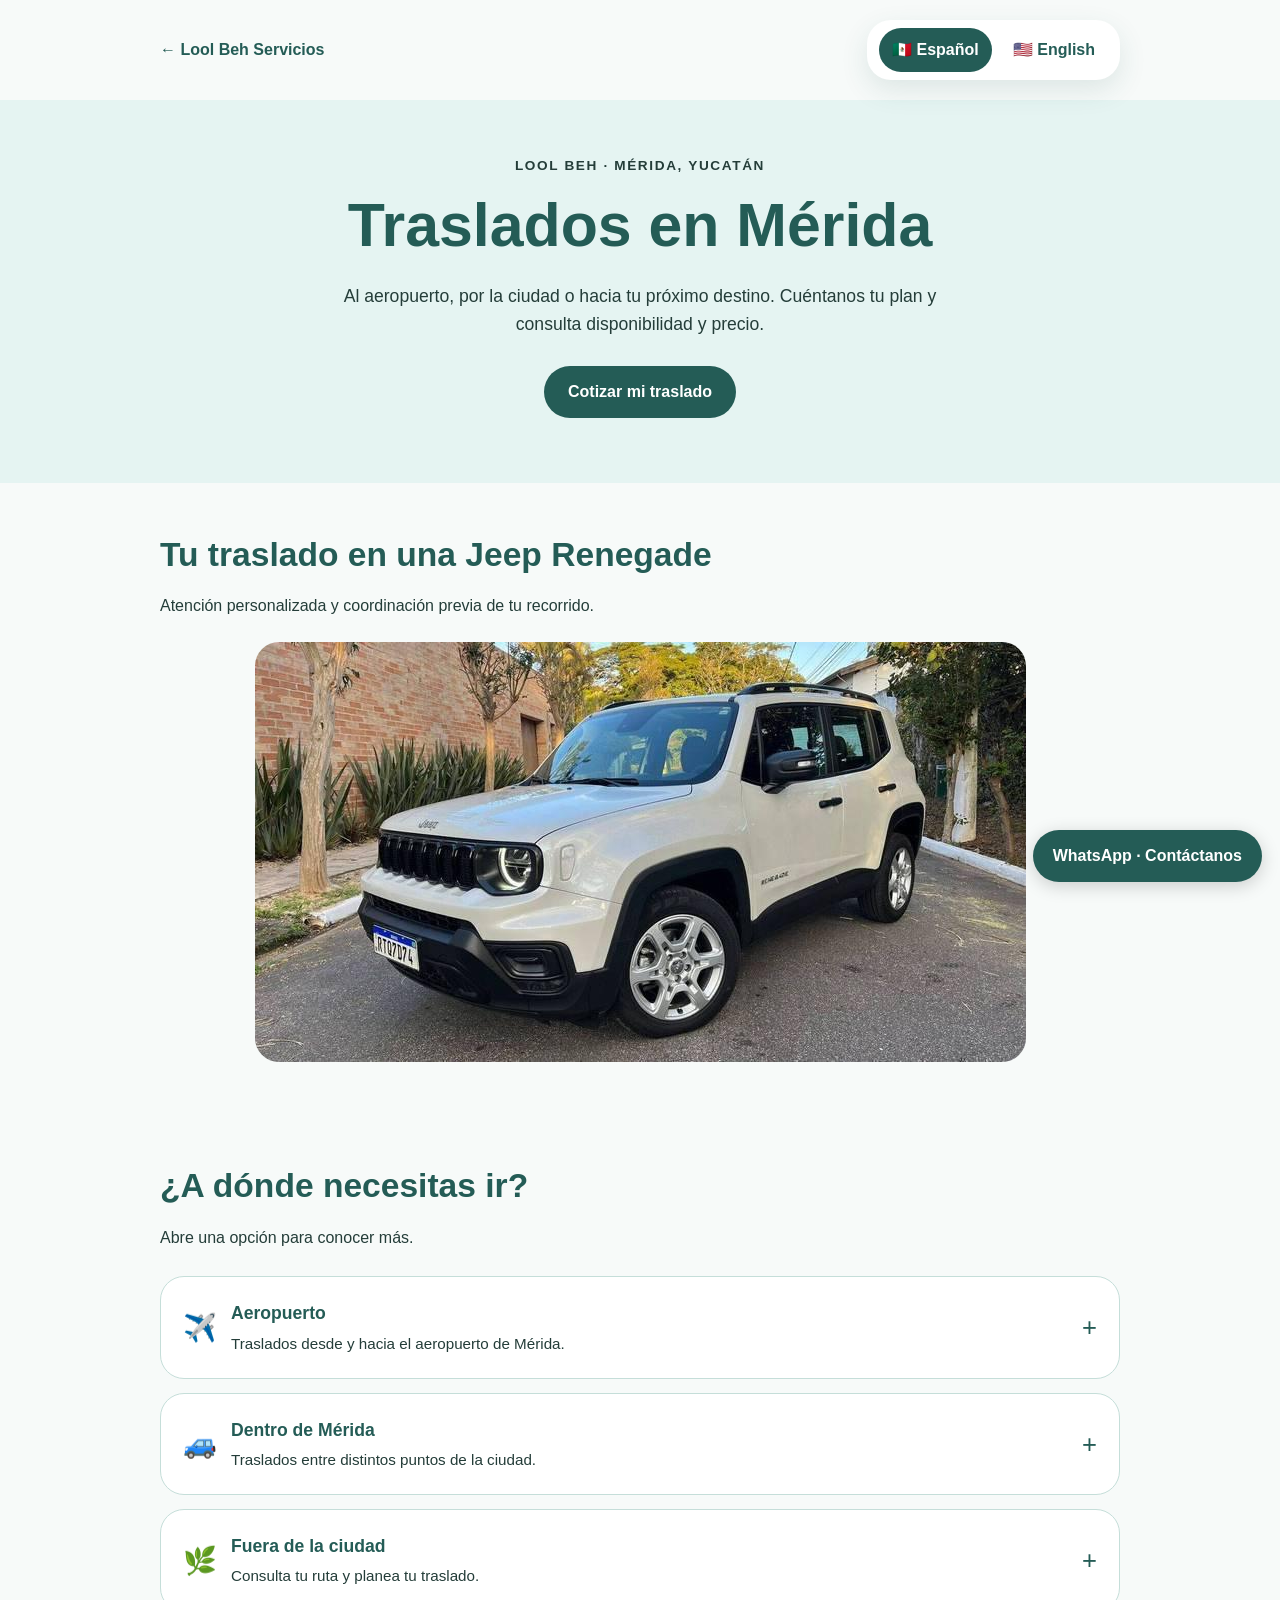
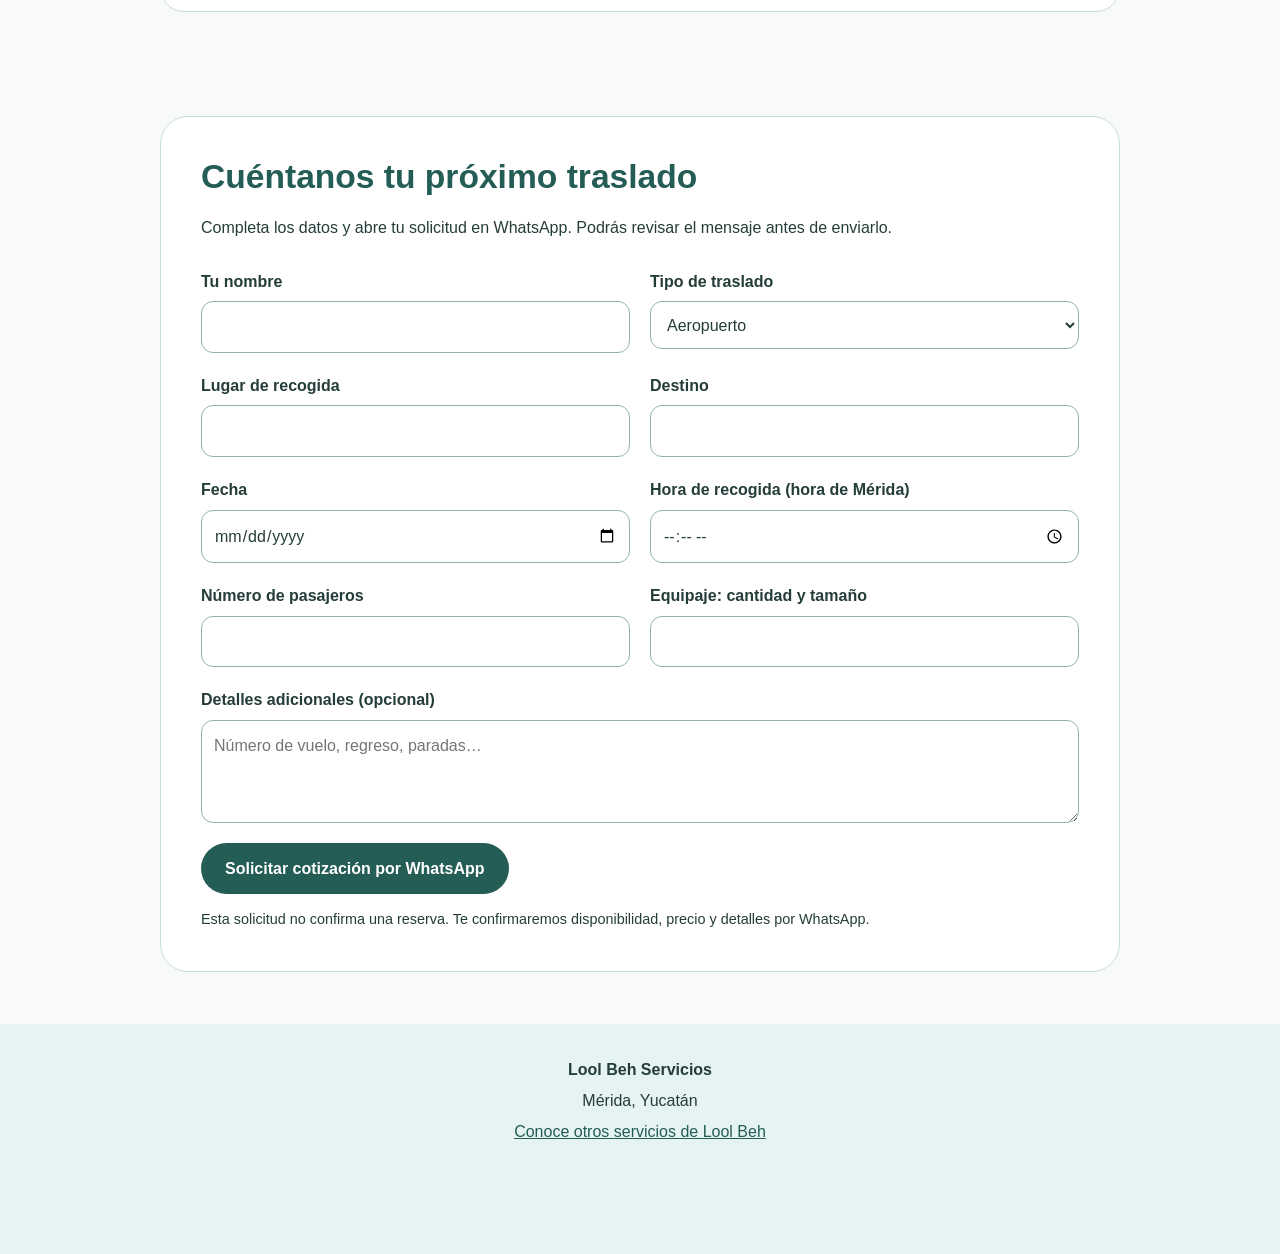
<file: traslados/index.html>
<!DOCTYPE html>
<html lang="es">
<head>
    <meta charset="UTF-8">
    <meta name="viewport" content="width=device-width, initial-scale=1.0">

    <meta
        name="description"
        content="Cotiza tu traslado al aeropuerto, dentro de Mérida o a destinos fuera de la ciudad con Lool Beh Servicios."
    >

    <title>Traslados en Mérida | Lool Beh Servicios</title>

    <style>
        :root {
            --turquesa: #007f89;
            --turquesa-oscuro: #245c56;
            --turquesa-claro: #e5f4f2;
            --fondo: #f7faf9;
            --texto: #243d39;
            --blanco: #ffffff;
            --borde: #c5ded9;
        }

        * {
            box-sizing: border-box;
        }

        html {
            scroll-behavior: smooth;
        }

        body {
            margin: 0;
            font-family: Arial, sans-serif;
            color: var(--texto);
            background: var(--fondo);
            line-height: 1.6;
        }

        button,
        input,
        select,
        textarea {
            font: inherit;
        }

        a {
            color: var(--turquesa-oscuro);
        }

        button,
        a,
        input,
        select,
        textarea,
        summary {
            -webkit-tap-highlight-color: transparent;
        }

        :focus-visible {
            outline: 3px solid #ac6400;
            outline-offset: 4px;
        }

        .contenedor {
            width: min(100% - 36px, 960px);
            margin-inline: auto;
        }

        .barra-superior {
            display: flex;
            align-items: center;
            justify-content: space-between;
            flex-wrap: wrap;
            gap: 16px;
            padding-block: 20px;
        }

        .volver {
            font-weight: 700;
            text-decoration: none;
        }

        .selector-idioma {
            display: flex;
            flex-wrap: wrap;
            align-items: center;
            justify-content: center;
            gap: 8px;
            max-width: 100%;
            padding: 8px 12px;
            border-radius: 24px;
            background: var(--blanco);
            color: var(--texto);
            box-shadow: 0 10px 28px rgba(36, 92, 86, 0.12);
        }

        .idioma {
            min-height: 44px;
            padding: 8px 12px;
            border: 1px solid transparent;
            border-radius: 999px;
            background: transparent;
            color: var(--turquesa-oscuro);
            font-weight: 700;
            cursor: pointer;
            white-space: nowrap;
        }

        .idioma:hover {
            background: var(--turquesa-claro);
        }

        .idioma[aria-pressed="true"] {
            background: var(--turquesa-oscuro);
            color: var(--blanco);
        }

        .idioma:focus-visible {
            outline: 3px solid var(--texto);
            outline-offset: 3px;
        }

        .portada {
            padding: 55px 0 65px;
            background: var(--turquesa-claro);
            text-align: center;
        }

        .etiqueta {
            margin: 0 0 12px;
            font-size: 0.85rem;
            font-weight: 700;
            letter-spacing: 0.12em;
            text-transform: uppercase;
        }

        h1,
        h2,
        h3 {
            color: var(--turquesa-oscuro);
            line-height: 1.2;
        }

        h1 {
            margin: 0 0 20px;
            font-size: clamp(2.2rem, 7vw, 3.8rem);
        }

        h2 {
            margin: 0 0 18px;
            font-size: clamp(1.6rem, 4vw, 2.1rem);
        }

        .portada__texto {
            max-width: 620px;
            margin: 0 auto 28px;
            font-size: 1.1rem;
        }

        .boton {
            display: inline-flex;
            align-items: center;
            justify-content: center;
            min-height: 48px;
            padding: 13px 24px;
            border: 0;
            border-radius: 28px;
            background: var(--turquesa-oscuro);
            color: var(--blanco);
            font-weight: 700;
            text-decoration: none;
            text-align: center;
            cursor: pointer;
        }

        .boton:hover {
            background: var(--turquesa);
        }

        .seccion {
            padding-block: 52px;
            scroll-margin-top: 24px;
        }

        .introduccion {
            margin: 0 0 26px;
        }

        .servicios {
            display: grid;
            gap: 14px;
        }

        .servicio {
            overflow: hidden;
            border: 1px solid var(--borde);
            border-radius: 24px;
            background: var(--blanco);
        }

        .servicio summary {
            display: flex;
            align-items: center;
            gap: 14px;
            padding: 22px;
            cursor: pointer;
            list-style: none;
        }

        .servicio summary::-webkit-details-marker {
            display: none;
        }

        .servicio summary::after {
            content: "+";
            margin-left: auto;
            font-size: 1.6rem;
            color: var(--turquesa-oscuro);
        }

        .servicio[open] summary::after {
            content: "−";
        }

        .servicio__icono {
            font-size: 1.7rem;
            flex-shrink: 0;
        }

        .servicio__titulo {
            display: block;
            font-size: 1.1rem;
            font-weight: 700;
            color: var(--turquesa-oscuro);
        }

        .servicio__subtitulo {
            display: block;
            margin-top: 4px;
            font-size: 0.95rem;
        }

        .servicio__contenido {
            margin: 0;
            padding: 0 22px 24px;
        }

        .cotizacion {
            padding: clamp(22px, 5vw, 40px);
            border: 1px solid var(--borde);
            border-radius: 28px;
            background: var(--blanco);
        }

        .formulario {
            display: grid;
            grid-template-columns: repeat(2, minmax(0, 1fr));
            gap: 20px;
            margin-top: 28px;
        }

        .campo {
            display: flex;
            flex-direction: column;
            gap: 7px;
            min-width: 0;
        }

        .campo--completo,
        .formulario__final {
            grid-column: 1 / -1;
        }

        label {
            font-weight: 700;
        }

        input,
        select,
        textarea {
            width: 100%;
            min-width: 0;
            min-height: 48px;
            padding: 12px;
            border: 1px solid #91b5ae;
            border-radius: 12px;
            background: var(--blanco);
            color: var(--texto);
        }

        textarea {
            resize: vertical;
        }

        .aviso {
            margin: 14px 0 0;
            font-size: 0.9rem;
        }

        .pie {
            padding: 28px 0 110px;
            text-align: center;
            background: var(--turquesa-claro);
        }

        .pie p {
            margin: 5px 0;
        }

        .whatsapp-flotante {
            position: fixed;
            right: 18px;
            bottom: 18px;
            bottom: calc(18px + env(safe-area-inset-bottom));
            z-index: 10;
            max-width: calc(100% - 36px);
            padding: 13px 20px;
            border-radius: 30px;
            background: var(--turquesa-oscuro);
            color: var(--blanco);
            font-weight: 700;
            text-decoration: none;
            box-shadow: 0 4px 18px rgb(0 0 0 / 18%);
        }

        @media (max-width: 600px) {
            .barra-superior {
                justify-content: center;
            }

            .volver {
                width: 100%;
                text-align: center;
            }

            .portada {
                padding-block: 36px 46px;
            }

            .seccion {
                padding-block: 36px;
            }

            .formulario {
                grid-template-columns: 1fr;
            }

            .formulario__final .boton {
                width: 100%;
            }

            .servicio summary {
                padding: 18px;
            }
        }

        @media (prefers-reduced-motion: reduce) {
            html {
                scroll-behavior: auto;
            }
        }
    </style>
</head>

<body>
    <header>
        <div class="contenedor barra-superior">
            <a
                class="volver"
                href="../index.html"
                data-es="← Lool Beh Servicios"
                data-en="← Lool Beh Services"
            >← Lool Beh Servicios</a>

            
            <!-- Selector de idioma -->
            <nav class="selector-idioma" aria-label="Idioma / Language">
    

                <button
                    id="idioma-es"
                    class="idioma activo"
                    data-idioma="es"
                    type="button"
                    aria-pressed="true"
                    lang="es"
                >
                    <span aria-hidden="true">🇲🇽</span> Español
                </button>

                <button
                    id="idioma-en"
                    class="idioma"
                    data-idioma="en"
                    type="button"
                    aria-pressed="false"
                    lang="en"
                >
                    <span aria-hidden="true">🇺🇸</span> English
                </button>
            </nav>
        </div>

        <div class="portada">
            <div class="contenedor">
                <p class="etiqueta">Lool Beh · Mérida, Yucatán</p>

                <h1
                    data-es="Traslados en Mérida"
                    data-en="Transfers in Mérida"
                >Traslados en Mérida</h1>

                <p
                    class="portada__texto"
                    data-es="Al aeropuerto, por la ciudad o hacia tu próximo destino. Cuéntanos tu plan y consulta disponibilidad y precio."
                    data-en="To the airport, around the city or on to your next destination. Tell us your plans and ask about availability and pricing."
                >
                    Al aeropuerto, por la ciudad o hacia tu próximo destino.
                    Cuéntanos tu plan y consulta disponibilidad y precio.
                </p>

                <a
                    class="boton"
                    href="#cotizacion"
                    data-es="Cotizar mi traslado"
                    data-en="Get a transfer quote"
                >Cotizar mi traslado</a>
            </div>
        </div>
    </header>

    <main class="contenedor">
        <section class="seccion" aria-labelledby="titulo-vehiculo">
            <h2
                id="titulo-vehiculo"
                data-es="Tu traslado en una Jeep Renegade"
                data-en="Your transfer in a Jeep Renegade"
            >Tu traslado en una Jeep Renegade</h2>

            <p
                data-es="Atención personalizada y coordinación previa de tu recorrido."
                data-en="Personalized service and advance coordination of your journey."
            >Atención personalizada y coordinación previa de tu recorrido.</p>

            <img
                src="imagenes/jeep-renegade.jpeg?v=2"
                alt="Jeep Renegade blanca, vista frontal y lateral"
                width="771"
                height="420"
                style="display: block; width: 100%; max-width: 771px; height: auto; margin: 24px auto 0; border-radius: 24px;"
            >
        </section>
        <section class="seccion" aria-labelledby="titulo-servicios">
            <h2
                id="titulo-servicios"
                data-es="¿A dónde necesitas ir?"
                data-en="Where do you need to go?"
            >¿A dónde necesitas ir?</h2>

            <p
                class="introduccion"
                data-es="Abre una opción para conocer más."
                data-en="Select an option to find out more."
            >Abre una opción para conocer más.</p>

            <div class="servicios">
                <details class="servicio">
                    <summary>
                        <span class="servicio__icono" aria-hidden="true">✈️</span>

                        <span>
                            <span
                                class="servicio__titulo"
                                data-es="Aeropuerto"
                                data-en="Airport"
                            >Aeropuerto</span>

                            <span
                                class="servicio__subtitulo"
                                data-es="Traslados desde y hacia el aeropuerto de Mérida."
                                data-en="Transfers to and from Mérida Airport."
                            >Traslados desde y hacia el aeropuerto de Mérida.</span>
                        </span>
                    </summary>

                    <p
                        class="servicio__contenido"
                        data-es="Indícanos tu dirección de recogida o destino, la fecha y la hora. Si llegas en avión, incluye tu número de vuelo para coordinar los detalles."
                        data-en="Tell us your pickup address or destination, date and time. If you are arriving by plane, include your flight number so we can coordinate the details."
                    >
                        Indícanos tu dirección de recogida o destino, la fecha
                        y la hora. Si llegas en avión, incluye tu número de
                        vuelo para coordinar los detalles.
                    </p>
                </details>

                <details class="servicio">
                    <summary>
                        <span class="servicio__icono" aria-hidden="true">🚙</span>

                        <span>
                            <span
                                class="servicio__titulo"
                                data-es="Dentro de Mérida"
                                data-en="Around Mérida"
                            >Dentro de Mérida</span>

                            <span
                                class="servicio__subtitulo"
                                data-es="Traslados entre distintos puntos de la ciudad."
                                data-en="Transfers between locations across the city."
                            >Traslados entre distintos puntos de la ciudad.</span>
                        </span>
                    </summary>

                    <p
                        class="servicio__contenido"
                        data-es="Comparte el punto de salida, el destino y el horario que necesitas. Si requieres un viaje de regreso o alguna parada, indícalo al solicitar tu cotización."
                        data-en="Share your pickup location, destination and preferred time. Let us know if you need a return trip or any stops when requesting your quote."
                    >
                        Comparte el punto de salida, el destino y el horario
                        que necesitas. Si requieres un viaje de regreso o
                        alguna parada, indícalo al solicitar tu cotización.
                    </p>
                </details>

                <details class="servicio">
                    <summary>
                        <span class="servicio__icono" aria-hidden="true">🌿</span>

                        <span>
                            <span
                                class="servicio__titulo"
                                data-es="Fuera de la ciudad"
                                data-en="Beyond the city"
                            >Fuera de la ciudad</span>

                            <span
                                class="servicio__subtitulo"
                                data-es="Consulta tu ruta y planea tu traslado."
                                data-en="Ask about your route and plan your transfer."
                            >Consulta tu ruta y planea tu traslado.</span>
                        </span>
                    </summary>

                    <p
                        class="servicio__contenido"
                        data-es="Cuéntanos qué destino quieres visitar, cuántas personas viajan y si necesitas solo ida o también regreso. Revisaremos contigo la disponibilidad y el precio de la ruta."
                        data-en="Tell us where you would like to go, how many people are travelling and whether you need a one-way or return trip. We will discuss route availability and pricing with you."
                    >
                        Cuéntanos qué destino quieres visitar, cuántas personas
                        viajan y si necesitas solo ida o también regreso.
                        Revisaremos contigo la disponibilidad y el precio
                        de la ruta.
                    </p>
                </details>
            </div>
        </section>

        <section
            class="seccion"
            id="cotizacion"
            aria-labelledby="titulo-cotizacion"
        >
            <div class="cotizacion">
                <h2
                    id="titulo-cotizacion"
                    data-es="Cuéntanos tu próximo traslado"
                    data-en="Tell us about your next trip"
                >Cuéntanos tu próximo traslado</h2>

                <p
                    data-es="Completa los datos y abre tu solicitud en WhatsApp. Podrás revisar el mensaje antes de enviarlo."
                    data-en="Fill in the details and open your request in WhatsApp. You can review the message before sending it."
                >
                    Completa los datos y abre tu solicitud en WhatsApp.
                    Podrás revisar el mensaje antes de enviarlo.
                </p>

                <form id="formulario-traslado" class="formulario">
                    <div class="campo">
                        <label for="nombre" data-es="Tu nombre" data-en="Your name">
                            Tu nombre
                        </label>
                        <input
                            id="nombre"
                            name="nombre"
                            autocomplete="given-name"
                            maxlength="80"
                            required
                        >
                    </div>

                    <div class="campo">
                        <label
                            for="tipo"
                            data-es="Tipo de traslado"
                            data-en="Transfer type"
                        >Tipo de traslado</label>

                        <select id="tipo" name="tipo">
                            <option
                                value="aeropuerto"
                                data-es="Aeropuerto"
                                data-en="Airport"
                            >Aeropuerto</option>

                            <option
                                value="ciudad"
                                data-es="Dentro de Mérida"
                                data-en="Around Mérida"
                            >Dentro de Mérida</option>

                            <option
                                value="fuera"
                                data-es="Fuera de la ciudad"
                                data-en="Beyond the city"
                            >Fuera de la ciudad</option>
                        </select>
                    </div>

                    <div class="campo">
                        <label
                            for="origen"
                            data-es="Lugar de recogida"
                            data-en="Pickup location"
                        >Lugar de recogida</label>
                        <input id="origen" name="origen" maxlength="200" required>
                    </div>

                    <div class="campo">
                        <label for="destino" data-es="Destino" data-en="Destination">
                            Destino
                        </label>
                        <input id="destino" name="destino" maxlength="200" required>
                    </div>

                    <div class="campo">
                        <label for="fecha" data-es="Fecha" data-en="Date">Fecha</label>
                        <input id="fecha" name="fecha" type="date" required>
                    </div>

                    <div class="campo">
                        <label
                            for="hora"
                            data-es="Hora de recogida (hora de Mérida)"
                            data-en="Pickup time (Mérida local time)"
                        >Hora de recogida (hora de Mérida)</label>
                        <input id="hora" name="hora" type="time" required>
                    </div>

                    <div class="campo">
                        <label
                            for="pasajeros"
                            data-es="Número de pasajeros"
                            data-en="Number of passengers"
                        >Número de pasajeros</label>
                        <input
                            id="pasajeros"
                            name="pasajeros"
                            type="number"
                            min="1"
                            step="1"
                            required
                        >
                    </div>

                    <div class="campo">
                        <label
                            for="equipaje"
                            data-es="Equipaje: cantidad y tamaño"
                            data-en="Luggage: quantity and size"
                        >Equipaje: cantidad y tamaño</label>
                        <input
                            id="equipaje"
                            name="equipaje"
                            maxlength="200"
                            required
                        >
                    </div>

                    <div class="campo campo--completo">
                        <label
                            for="notas"
                            data-es="Detalles adicionales (opcional)"
                            data-en="Additional details (optional)"
                        >Detalles adicionales (opcional)</label>

                        <textarea
                            id="notas"
                            name="notas"
                            rows="3"
                            maxlength="700"
                            placeholder="Número de vuelo, regreso, paradas…"
                            data-placeholder-es="Número de vuelo, regreso, paradas…"
                            data-placeholder-en="Flight number, return trip, stops…"
                        ></textarea>
                    </div>

                    <div class="formulario__final">
                        <button
                            class="boton"
                            type="submit"
                            data-es="Solicitar cotización por WhatsApp"
                            data-en="Request a quote on WhatsApp"
                        >Solicitar cotización por WhatsApp</button>

                        <p
                            class="aviso"
                            data-es="Esta solicitud no confirma una reserva. Te confirmaremos disponibilidad, precio y detalles por WhatsApp."
                            data-en="This request does not confirm a booking. We will confirm availability, pricing and details on WhatsApp."
                        >
                            Esta solicitud no confirma una reserva.
                            Te confirmaremos disponibilidad, precio
                            y detalles por WhatsApp.
                        </p>
                    </div>
                </form>
            </div>
        </section>
    </main>

    <footer class="pie">
        <div class="contenedor">
            <p><strong>Lool Beh Servicios</strong></p>
            <p>Mérida, Yucatán</p>
            <a
                href="../index.html"
                data-es="Conoce otros servicios de Lool Beh"
                data-en="Explore other Lool Beh services"
            >Conoce otros servicios de Lool Beh</a>
        </div>
    </footer>

    <a
        id="whatsapp-directo"
        class="whatsapp-flotante"
        href="https://wa.me/525585375196?text=Hola%2C%20quisiera%20consultar%20un%20traslado."
        target="_blank"
        rel="noopener noreferrer"
        data-es="WhatsApp · Contáctanos"
        data-en="WhatsApp · Contact us"
    >WhatsApp · Contáctanos</a>

    <script>
        const telefono = "525585375196";
        let idiomaActual = "es";

        function cambiarIdioma(idioma) {
            idiomaActual = idioma;
            document.documentElement.lang = idioma;

            document.querySelectorAll("[data-es][data-en]").forEach(elemento => {
                elemento.textContent = elemento.dataset[idioma];
            });

            document.querySelectorAll("[data-idioma]").forEach(boton => {
                boton.classList.toggle("activo", boton.dataset.idioma === idioma);
                boton.setAttribute(
                    "aria-pressed",
                    String(boton.dataset.idioma === idioma)
                );
            });

            const notas = document.getElementById("notas");
            notas.placeholder = idioma === "es"
                ? notas.dataset.placeholderEs
                : notas.dataset.placeholderEn;

            document.title = idioma === "es"
                ? "Traslados en Mérida | Lool Beh Servicios"
                : "Transfers in Mérida | Lool Beh Services";

            const saludo = idioma === "es"
                ? "Hola, quisiera consultar un traslado."
                : "Hello, I would like to ask about a transfer.";

            document.getElementById("whatsapp-directo").href =
                `https://wa.me/${telefono}?text=${encodeURIComponent(saludo)}`;
        }

        document.querySelectorAll("[data-idioma]").forEach(boton => {
            boton.addEventListener("click", () => {
                cambiarIdioma(boton.dataset.idioma);
            });
        });

        document.getElementById("formulario-traslado").addEventListener(
            "submit",
            function (evento) {
                evento.preventDefault();

                const valor = id => document.getElementById(id).value.trim();
                const selectorTipo = document.getElementById("tipo");
                const tipo = selectorTipo.options[selectorTipo.selectedIndex].text;
                const partesFecha = valor("fecha").split("-");
                const fecha = idiomaActual === "es"
                    ? `${partesFecha[2]}/${partesFecha[1]}/${partesFecha[0]}`
                    : valor("fecha");

                const lineas = idiomaActual === "es"
                    ? [
                        "Hola, quisiera cotizar un traslado con Lool Beh.",
                        "",
                        `Nombre: ${valor("nombre")}`,
                        `Tipo de traslado: ${tipo}`,
                        `Recogida: ${valor("origen")}`,
                        `Destino: ${valor("destino")}`,
                        `Fecha: ${fecha}`,
                        `Hora de recogida (Mérida): ${valor("hora")}`,
                        `Pasajeros: ${valor("pasajeros")}`,
                        `Equipaje: ${valor("equipaje")}`
                    ]
                    : [
                        "Hello, I would like a transfer quote from Lool Beh.",
                        "",
                        `Name: ${valor("nombre")}`,
                        `Transfer type: ${tipo}`,
                        `Pickup: ${valor("origen")}`,
                        `Destination: ${valor("destino")}`,
                        `Date: ${fecha}`,
                        `Pickup time (Mérida): ${valor("hora")}`,
                        `Passengers: ${valor("pasajeros")}`,
                        `Luggage: ${valor("equipaje")}`
                    ];

                if (valor("notas")) {
                    lineas.push(
                        `${idiomaActual === "es" ? "Detalles" : "Details"}: ${valor("notas")}`
                    );
                }

                const url =
                    `https://wa.me/${telefono}?text=${encodeURIComponent(lineas.join("\n"))}`;

                window.open(url, "_blank", "noopener,noreferrer");
            }
        );
    </script>
</body>
</html>
</file>
<file: inicio.css>
/* COLORES Y CONFIGURACIÓN */

:root {
    --turquesa: #65b9ae;
    --turquesa-oscuro: #245c56;
    --turquesa-claro: #e5f4f2;
    --texto: #173b37;
    --texto-secundario: #425b58;
    --blanco: #ffffff;
    --fondo: #f4f9f8;
    --sombra: 0 10px 28px rgba(36, 92, 86, 0.12);
}

* {
    box-sizing: border-box;
    margin: 0;
    padding: 0;
}

html {
    scroll-behavior: smooth;
}

body {
    background: var(--fondo);
    color: var(--texto);
    font-family:
        -apple-system, BlinkMacSystemFont, "Segoe UI",
        Roboto, Helvetica, Arial, sans-serif;
    line-height: 1.6;
}

.contenedor {
    width: min(100% - 40px, 1000px);
    margin-inline: auto;
}

/* CABECERA */

.portada {
    padding: 80px 0;
    background: linear-gradient(
        135deg,
        var(--turquesa-claro),
        var(--turquesa)
    );
    text-align: center;
}

.portada__etiqueta {
    margin-bottom: 16px;
    color: var(--turquesa-oscuro);
    font-size: 0.85rem;
    font-weight: 800;
    letter-spacing: 0.15em;
    text-transform: uppercase;
}

.portada h1 {
    margin-bottom: 22px;
    font-size: clamp(2.5rem, 8vw, 5rem);
    line-height: 1.1;
    overflow-wrap: anywhere;
}

.portada__frase {
    max-width: 620px;
    margin: 0 auto 30px;
    font-size: clamp(1.15rem, 3vw, 1.6rem);
}

/* BOTONES */

.boton {
    display: inline-block;
    max-width: 100%;
    padding: 13px 24px;
    border-radius: 999px;
    background: var(--turquesa-oscuro);
    color: var(--blanco);
    font-weight: 700;
    text-align: center;
    text-decoration: none;
    transition: background-color 0.2s ease;
}

.boton:hover {
    background: var(--texto);
}

.boton:focus-visible,
.servicio__ovalo:focus-visible {
    outline: 3px solid var(--texto);
    outline-offset: 5px;
}

/* SECCIÓN DE SERVICIOS */

.servicios {
    padding-block: 65px 80px;
}

.servicios h2 {
    margin-bottom: 12px;
    font-size: clamp(1.8rem, 5vw, 2.5rem);
    text-align: center;
}

.servicios__introduccion {
    margin-bottom: 32px;
    color: var(--texto-secundario);
    text-align: center;
}

.servicios__lista {
    display: grid;
    gap: 22px;
    max-width: 820px;
    margin-inline: auto;
}

/* ÓVALOS DESPLEGABLES */

.servicio {
    min-width: 0;
}

.servicio__ovalo {
    position: relative;
    display: grid;
    grid-template-columns: 64px minmax(0, 1fr) 30px;
    align-items: center;
    gap: 20px;
    min-height: 110px;
    padding: 20px 32px;
    border: 2px solid var(--turquesa);
    border-radius: 999px;
    background: var(--blanco);
    box-shadow: var(--sombra);
    cursor: pointer;
    list-style: none;
    transition: background-color 0.2s ease;
}

.servicio__ovalo::-webkit-details-marker {
    display: none;
}

.servicio__ovalo::marker {
    content: "";
}

.servicio__ovalo:hover,
.servicio[open] .servicio__ovalo {
    background: var(--turquesa-claro);
}

.servicio__icono {
    display: grid;
    width: 64px;
    height: 64px;
    place-items: center;
    border-radius: 50%;
    background: var(--turquesa-claro);
    font-size: 2rem;
}

.servicio__nombre {
    color: var(--turquesa-oscuro);
    font-size: clamp(1.1rem, 2.5vw, 1.4rem);
    font-weight: 800;
    line-height: 1.35;
    overflow-wrap: anywhere;
}

.servicio__indicador {
    color: var(--turquesa-oscuro);
    font-size: 2rem;
    line-height: 1;
    text-align: center;
    transition: transform 0.2s ease;
}

.servicio[open] .servicio__indicador {
    transform: rotate(45deg);
}

/* CONTENIDO AL DESPLEGAR */

.servicio__contenido {
    margin: 12px 24px 0;
    padding: 26px 30px;
    border: 1px solid var(--turquesa);
    border-radius: 26px;
    background: var(--blanco);
}

.servicio__contenido p {
    margin-bottom: 20px;
    color: var(--texto-secundario);
}

.servicio__contenido p:last-child {
    margin-bottom: 0;
}

.servicio__aviso {
    font-size: 0.95rem;
    font-style: italic;
}

/* PIE DE PÁGINA */

.pie {
    padding: 35px 0;
    background: var(--texto);
    color: var(--blanco);
    text-align: center;
}

.pie strong {
    font-size: 1.15rem;
}

/* TELÉFONOS */

@media (max-width: 600px) {
    .contenedor {
        width: calc(100% - 28px);
    }

    .portada {
        padding: 55px 0;
    }

    .servicios {
        padding-block: 45px 55px;
    }

    .servicio__ovalo {
        grid-template-columns: 44px minmax(0, 1fr) 22px;
        gap: 12px;
        min-height: 100px;
        padding: 20px;
    }

    .servicio__icono {
        width: 44px;
        height: 44px;
        font-size: 1.5rem;
    }

    .servicio__contenido {
        margin-inline: 8px;
        padding: 22px 20px;
    }
}

/* RESPETAR LA PREFERENCIA DE MOVIMIENTO */

@media (prefers-reduced-motion: reduce) {
    html {
        scroll-behavior: auto;
    }

    *,
    *::before,
    *::after {
        transition: none !important;
    }
}

/* WHATSAPP Y VENTANA DE CONTACTO */

.whatsapp-flotante {
    position: fixed;
    right: 20px;
    bottom: 20px;
    z-index: 1000;
    max-width: calc(100% - 40px);
    padding: 15px 22px;
    border: none;
    border-radius: 999px;
    background: var(--turquesa-oscuro);
    color: var(--blanco);
    font: inherit;
    font-weight: 800;
    cursor: pointer;
    box-shadow: var(--sombra);
}

.whatsapp-flotante:hover {
    background: var(--texto);
}

.ventana-contacto {
    position: fixed;
    inset: 0;
    width: min(560px, calc(100% - 32px));
    max-height: 85vh;
    margin: auto;
    padding: 32px;
    overflow-y: auto;
    border: none;
    border-radius: 24px;
    background: var(--blanco);
    color: var(--texto);
    box-shadow: 0 20px 60px rgba(0, 0, 0, 0.25);
}

.ventana-contacto::backdrop {
    background: rgba(23, 59, 55, 0.7);
}

.contacto-cerrar {
    position: absolute;
    top: 12px;
    right: 12px;
    width: 44px;
    height: 44px;
    border: none;
    border-radius: 50%;
    background: var(--turquesa-claro);
    color: var(--texto);
    font-size: 1.2rem;
    cursor: pointer;
}

.ventana-contacto h2 {
    margin-bottom: 18px;
    padding-right: 36px;
    font-size: 1.6rem;
    line-height: 1.3;
}

.ventana-contacto p {
    margin-bottom: 18px;
}

#explorar-servicios {
    color: var(--turquesa-oscuro);
    font-weight: 700;
    text-underline-offset: 3px;
}

.ventana-contacto label {
    display: block;
    margin-bottom: 8px;
    font-weight: 700;
}

#consulta-contacto {
    display: block;
    width: 100%;
    min-height: 120px;
    padding: 12px;
    border: 1px solid var(--turquesa-oscuro);
    border-radius: 12px;
    background: var(--blanco);
    color: var(--texto);
    font: inherit;
    resize: vertical;
}

.contacto-opciones {
    display: grid;
    gap: 12px;
    margin-top: 20px;
}

.ventana-contacto .contacto-aviso {
    margin: 18px 0 0;
    color: var(--texto-secundario);
    font-size: 0.9rem;
}

.whatsapp-flotante:focus-visible,
.contacto-cerrar:focus-visible,
#consulta-contacto:focus-visible,
#explorar-servicios:focus-visible {
    outline: 3px solid var(--turquesa-oscuro);
    outline-offset: 4px;
}

/* Espacio para que el botón no tape el pie de página. */
.pie {
    padding-bottom: 110px;
}

@media (max-width: 600px) {
    .ventana-contacto {
        padding: 28px 20px;
    }

    .whatsapp-flotante {
        right: 16px;
        bottom: 16px;
        padding: 13px 18px;
    }
}

/* SELECTOR DE IDIOMA */

.portada {
    position: relative;
    padding-top: 110px;
}

.selector-idioma {
    position: absolute;
    top: 20px;
    right: 20px;
    display: flex;
    flex-wrap: wrap;
    align-items: center;
    justify-content: center;
    gap: 8px;
    max-width: calc(100% - 40px);
    padding: 8px 12px;
    border-radius: 24px;
    background: var(--blanco);
    color: var(--texto);
    box-shadow: var(--sombra);
}

.selector-idioma > span {
    font-size: 0.9rem;
    font-weight: 700;
}

.idioma {
    min-height: 44px;
    padding: 8px 12px;
    border: 1px solid transparent;
    border-radius: 999px;
    background: transparent;
    color: var(--turquesa-oscuro);
    font: inherit;
    font-weight: 700;
    cursor: pointer;
}

.idioma:hover {
    background: var(--turquesa-claro);
}

.idioma[aria-pressed="true"] {
    background: var(--turquesa-oscuro);
    color: var(--blanco);
}

.idioma:focus-visible {
    outline: 3px solid var(--texto);
    outline-offset: 3px;
}

@media (max-width: 600px) {
    .selector-idioma {
        position: static;
        width: fit-content;
        margin: 0 auto 28px;
    }

    .portada {
        padding-top: 24px;
    }
}
</file>
<file: piscinas/estilos.css>
/* ==================================================
   VARIABLES Y CONFIGURACIÓN GENERAL
   ================================================== */

:root {
    --azul-oscuro: #245c56;
    --azul-principal: #65b9ae;
    --azul-claro: #e5f4f2;
    --turquesa: #65b9ae;
    --verde-whatsapp: #17e69a;
    --verde-oscuro: #32e6a1;
    --blanco: #ffffff;
    --gris-claro: #f4f9f8;
    --gris-texto: #425b58;
    --texto: #173b37;
    --sombra: 0 14px 35px rgba(36, 92, 86, 0.16);
    --radio: 22px;
}

* {
    box-sizing: border-box;
    margin: 0;
    padding: 0;
}

html {
    scroll-behavior: smooth;
}

body {
    background-color: var(--blanco);
    color: var(--texto);
    font-family:
        -apple-system,
        BlinkMacSystemFont,
        "Segoe UI",
        Roboto,
        Helvetica,
        Arial,
        sans-serif;
    line-height: 1.6;
}

button,
input,
select,
textarea {
    font: inherit;
}

button,
a,
summary {
    -webkit-tap-highlight-color: transparent;
}

h1,
h2,
h3 {
    line-height: 1.18;
}

h2 {
    margin-bottom: 18px;
    font-size: clamp(1.8rem, 5vw, 2.7rem);
}

h3 {
    margin-bottom: 8px;
}

p + p {
    margin-top: 15px;
}

.contenedor {
    width: min(1100px, calc(100% - 40px));
    margin-inline: auto;
}

.titulo-pequeno {
    margin-bottom: 8px;
    color: var(--azul-principal);
    font-size: 0.85rem;
    font-weight: 800;
    letter-spacing: 0.12em;
    text-transform: uppercase;
}


/* ==================================================
   PORTADA
   ================================================== */

.portada {
    position: relative;
    display: flex;
    min-height: 680px;
    align-items: center;
    overflow: hidden;
    background:
        linear-gradient(
            90deg,
            rgba(36, 92, 86, 0.97) 0%,
            rgba(55, 124, 115, 0.88) 48%,
            rgba(101, 185, 174, 0.42) 100%
        ),
        url("imagenes/piscina-portada.jpg")
        center / cover no-repeat;
    color: var(--blanco);
}

.portada::after {
    position: absolute;
    right: -100px;
    bottom: -160px;
    width: 430px;
    height: 430px;
    border: 3px solid rgba(255, 255, 255, 0.16);
    border-radius: 50%;
    content: "";
}

.portada__contenido {
    position: relative;
    z-index: 2;
    padding-block: 100px;
}

.portada__etiqueta {
    display: inline-block;
    margin-bottom: 22px;
    padding: 8px 16px;
    border: 1px solid rgba(255, 255, 255, 0.4);
    border-radius: 999px;
    background-color: rgba(255, 255, 255, 0.13);
    font-size: 0.82rem;
    font-weight: 750;
    letter-spacing: 0.09em;
    text-transform: uppercase;
    backdrop-filter: blur(6px);
}

.portada h1 {
    max-width: 760px;
    margin-bottom: 20px;
    font-size: clamp(3rem, 9vw, 6rem);
    letter-spacing: -0.05em;
    text-shadow: 0 4px 22px rgba(0, 0, 0, 0.25);
}

.portada__frase {
    max-width: 650px;
    margin-bottom: 10px;
    color: #e5f4f2;
    font-size: clamp(1.4rem, 4vw, 2.1rem);
    font-weight: 650;
}

.portada__compromiso {
    max-width: 630px;
    margin-bottom: 34px;
    color: rgba(255, 255, 255, 0.9);
    font-size: 1.08rem;
}

.boton-principal {
    display: inline-block;
    padding: 15px 24px;
    border-radius: 999px;
    background-color: var(--blanco);
    color: var(--azul-oscuro);
    font-weight: 800;
    text-decoration: none;
    box-shadow: var(--sombra);
    transition:
        transform 0.2s ease,
        box-shadow 0.2s ease;
}

.boton-principal:hover {
    transform: translateY(-3px);
    box-shadow: 0 18px 40px rgba(0, 0, 0, 0.25);
}


/* ==================================================
   SELECTOR DE IDIOMA
   ================================================== */

.selector-idioma {
    position: absolute;
    z-index: 10;
    top: 25px;
    right: 30px;
    display: flex;
    align-items: center;
    gap: 9px;
    padding: 8px 14px;
    border: 1px solid rgba(255, 255, 255, 0.45);
    border-radius: 999px;
    background-color: rgba(36, 92, 86, 0.78);
    color: var(--blanco);
    backdrop-filter: blur(8px);
}

.idioma {
    padding: 4px;
    border: none;
    background: transparent;
    color: rgba(255, 255, 255, 0.65);
    font-weight: 800;
    cursor: pointer;
}

.idioma.activo {
    color: var(--blanco);
    text-decoration: underline;
    text-underline-offset: 4px;
}


/* ==================================================
   PRESENTACIÓN E HISTORIA
   ================================================== */

.presentacion {
    padding: 90px 0;
    background:
        linear-gradient(
            180deg,
            var(--blanco),
            var(--gris-claro)
        );
}

.presentacion .contenedor {
    max-width: 850px;
}

.presentacion > .contenedor > p:not(.titulo-pequeno) {
    color: var(--gris-texto);
    font-size: 1.1rem;
}

.historia {
    margin-top: 35px;
    overflow: hidden;
    border: 1px solid #c9e3df;
    border-radius: var(--radio);
    background-color: var(--blanco);
    box-shadow: var(--sombra);
}

.historia summary {
    position: relative;
    padding: 22px 58px 22px 24px;
    color: var(--azul-oscuro);
    font-weight: 800;
    cursor: pointer;
    list-style: none;
}

.historia summary::-webkit-details-marker {
    display: none;
}

.historia summary::after {
    position: absolute;
    top: 50%;
    right: 24px;
    color: var(--turquesa);
    content: "+";
    font-size: 2rem;
    line-height: 1;
    transform: translateY(-50%);
    transition: transform 0.25s ease;
}

.historia[open] summary::after {
    transform: translateY(-50%) rotate(45deg);
}

.historia__contenido {
    padding: 5px 24px 28px;
    color: var(--gris-texto);
}

.historia__contenido h3 {
    color: var(--azul-oscuro);
}

.historia__frase {
    margin-top: 24px;
    padding: 18px;
    border-left: 4px solid var(--turquesa);
    border-radius: 0 12px 12px 0;
    background-color: var(--azul-claro);
    color: var(--azul-oscuro);
    font-weight: 800;
}


/* ==================================================
   SERVICIOS
   ================================================== */

.servicios {
    padding: 90px 0;
    background-color: var(--gris-claro);
}

.servicios__lista {
    display: grid;
    grid-template-columns: repeat(3, 1fr);
    gap: 24px;
    margin-top: 35px;
}

.servicio {
    padding: 30px 25px;
    border: 1px solid rgba(101, 185, 174, 0.22);
    border-radius: var(--radio);
    background-color: var(--blanco);
    box-shadow: var(--sombra);
    transition:
        transform 0.25s ease,
        box-shadow 0.25s ease;
}

.servicio:hover {
    transform: translateY(-6px);
    box-shadow: 0 18px 40px rgba(36, 92, 86, 0.21);
}

.servicio__icono {
    display: grid;
    width: 65px;
    height: 65px;
    margin-bottom: 22px;
    place-items: center;
    border-radius: 50%;
    background:
        linear-gradient(
            145deg,
            var(--azul-principal),
            var(--turquesa)
        );
    font-size: 1.9rem;
}

.servicio h3 {
    color: var(--azul-oscuro);
    font-size: 1.25rem;
}

.servicio p {
    color: var(--gris-texto);
}


/* ==================================================
   DIAGNÓSTICO
   ================================================== */

.diagnostico {
    padding: 90px 0;
    background:
        linear-gradient(
            140deg,
            #edf8f6 0%,
            #ffffff 65%
        );
}

.diagnostico .contenedor {
    max-width: 850px;
    padding: 38px;
    border: 1px solid #c8e5e0;
    border-radius: var(--radio);
    background-color: rgba(255, 255, 255, 0.86);
    box-shadow: var(--sombra);
}

.diagnostico p:not(.titulo-pequeno) {
    color: var(--gris-texto);
}


/* ==================================================
   SERVICIO EXPRÉS
   ================================================== */

.servicio-express {
    padding: 70px 0;
    background:
        linear-gradient(
            135deg,
            #79c9bf,
            #65b9ae
        );
    color: var(--texto);
}

.servicio-express__contenido {
    display: flex;
    align-items: center;
    gap: 25px;
}

.servicio-express__icono {
    flex-shrink: 0;
    font-size: 3.5rem;
}

.servicio-express h2 {
    margin-bottom: 8px;
}

.servicio-express p {
    color: #173b37;
}


/* ==================================================
   CTA FINAL
   ================================================== */

.cta-final {
    padding: 0 0 80px;
    background: linear-gradient(180deg, var(--blanco) 0%, var(--gris-claro) 100%);
}

.cta-final__contenido {
    padding: 52px 28px;
    border: 1px solid #cfe7e3;
    border-radius: var(--radio);
    background: linear-gradient(135deg, #f1f9f8 0%, #ffffff 60%);
    box-shadow: var(--sombra);
    text-align: center;
}

.cta-final h2 {
    margin-bottom: 18px;
}

.boton-principal--secundario {
    background-color: var(--azul-oscuro);
    color: var(--blanco);
}


/* ==================================================
   BOTÓN FLOTANTE DE WHATSAPP
   ================================================== */

.whatsapp-flotante {
    position: fixed;
    z-index: 9999;
    right: 22px;
    bottom: 22px;
    display: flex;
    visibility: visible;
    align-items: center;
    gap: 10px;
    padding: 14px 20px;
    border: none;
    border-radius: 999px;
    background-color: var(--verde-whatsapp);
    color: var(--blanco);
    font-weight: 800;
    cursor: pointer;
    box-shadow: 0 12px 30px rgba(18, 140, 74, 0.42);
    transition:
        transform 0.2s ease,
        background-color 0.2s ease;
}

.whatsapp-flotante:hover {
    background-color: var(--verde-oscuro);
    transform: translateY(-3px);
}

.whatsapp-flotante__icono {
    display: grid;
    width: 29px;
    height: 29px;
    place-items: center;
    border: 2px solid var(--blanco);
    border-radius: 50%;
}


/* ==================================================
   FORMULARIO
   ================================================== */

.ventana-cotizacion {
    position: fixed;
    width: min(620px, calc(100% - 30px));
    max-height: 88vh;
    padding: 32px;
    overflow-y: auto;
    border: none;
    border-radius: var(--radio);
    background-color: var(--blanco);
    color: var(--texto);
    box-shadow: 0 25px 70px rgba(0, 0, 0, 0.32);
}

.ventana-cotizacion::backdrop {
    background-color: rgba(23, 59, 55, 0.78);
    backdrop-filter: blur(4px);
}

.ventana-cotizacion h2 {
    padding-right: 40px;
    color: var(--azul-oscuro);
}

.presentacion-jose {
    color: var(--gris-texto);
}

.boton-cerrar {
    position: absolute;
    top: 18px;
    right: 20px;
    display: grid;
    width: 40px;
    height: 40px;
    place-items: center;
    border: none;
    border-radius: 50%;
    background-color: var(--gris-claro);
    color: var(--azul-oscuro);
    font-size: 1.8rem;
    line-height: 1;
    cursor: pointer;
}

#formulario-cotizacion {
    display: grid;
    gap: 10px;
    margin-top: 25px;
}

#formulario-cotizacion label,
#formulario-cotizacion legend {
    margin-top: 8px;
    color: var(--azul-oscuro);
    font-weight: 750;
}

#formulario-cotizacion input,
#formulario-cotizacion select,
#formulario-cotizacion textarea {
    width: 100%;
    padding: 13px 14px;
    border: 1px solid #b9d8d3;
    border-radius: 12px;
    outline: none;
    background-color: var(--blanco);
    color: var(--texto);
    transition:
        border-color 0.2s ease,
        box-shadow 0.2s ease;
}

#formulario-cotizacion input:focus,
#formulario-cotizacion select:focus,
#formulario-cotizacion textarea:focus {
    border-color: var(--turquesa);
    box-shadow: 0 0 0 4px rgba(101, 185, 174, 0.22);
}

#formulario-cotizacion textarea {
    resize: vertical;
}

.grupo-medidas {
    display: grid;
    grid-template-columns: repeat(3, 1fr);
    gap: 12px;
    margin: 12px 0;
    padding: 18px;
    border: 1px solid #c9e3df;
    border-radius: 14px;
}

.grupo-medidas legend {
    padding: 0 8px;
}

.aviso-cita {
    margin: 12px 0;
    padding: 12px 15px;
    border-radius: 10px;
    background-color: var(--azul-claro);
    color: var(--azul-oscuro);
    font-size: 0.9rem;
}

.boton-whatsapp {
    padding: 15px 20px;
    border: none;
    border-radius: 999px;
    background-color: var(--verde-whatsapp);
    color: var(--blanco);
    font-weight: 800;
    cursor: pointer;
    transition:
        transform 0.2s ease,
        background-color 0.2s ease;
}

.boton-whatsapp:hover {
    background-color: var(--verde-oscuro);
    transform: translateY(-2px);
}


/* ==================================================
   PIE DE PÁGINA
   ================================================== */

.pie {
    padding: 45px 0 110px;
    background-color: #173b37;
    color: rgba(255, 255, 255, 0.76);
    text-align: center;
}

.pie strong {
    color: var(--blanco);
    font-size: 1.15rem;
}


/* ==================================================
   TELÉFONOS Y TABLETAS
   ================================================== */

@media (max-width: 750px) {

    .contenedor {
        width: min(100% - 30px, 1100px);
    }

    .portada {
        min-height: 650px;
        background-position: 62% center;
    }

    .portada__contenido {
        padding-block: 90px 60px;
    }

    .selector-idioma {
        top: 15px;
        right: 15px;
    }

    .servicios__lista {
        grid-template-columns: 1fr;
    }

    .servicio {
        display: flex;
        align-items: flex-start;
        gap: 18px;
    }

    .servicio__icono {
        flex-shrink: 0;
        width: 55px;
        height: 55px;
        margin-bottom: 0;
        font-size: 1.5rem;
    }

    .diagnostico .contenedor {
        padding: 28px 22px;
    }

    .servicio-express__contenido {
        align-items: flex-start;
    }

    .grupo-medidas {
        grid-template-columns: 1fr;
    }

    .ventana-cotizacion {
        padding: 27px 20px;
    }

    .whatsapp-flotante {
        right: 14px;
        bottom: 14px;
        max-width: calc(100% - 28px);
        padding: 13px 17px;
    }
}


/* ==================================================
   ACCESIBILIDAD
   ================================================== */

@media (prefers-reduced-motion: reduce) {

    html {
        scroll-behavior: auto;
    }

    *,
    *::before,
    *::after {
        transition: none !important;
    }
}

/* SELECTOR DE IDIOMA: MISMO DISEÑO QUE LA PORTADA */

.selector-idioma {
    position: absolute;
    top: 20px;
    right: 20px;
    display: flex;
    flex-wrap: wrap;
    align-items: center;
    justify-content: center;
    gap: 8px;
    max-width: calc(100% - 40px);
    padding: 8px 12px;
    border: none;
    border-radius: 24px;
    background: var(--blanco);
    color: var(--texto);
    box-shadow: var(--sombra);
    backdrop-filter: none;
}

.selector-idioma > span {
    font-size: 0.9rem;
    font-weight: 700;
}

.selector-idioma .idioma {
    min-height: 44px;
    padding: 8px 12px;
    border: 1px solid transparent;
    border-radius: 999px;
    background: transparent;
    color: #245c56;
    font: inherit;
    font-weight: 700;
    text-decoration: none;
    cursor: pointer;
}

.selector-idioma .idioma:hover {
    background: #e5f4f2;
}

.selector-idioma .idioma.activo {
    background: #245c56;
    color: var(--blanco);
}

.selector-idioma .idioma:focus-visible {
    outline: 3px solid var(--texto);
    outline-offset: 3px;
}

@media (max-width: 600px) {
    .selector-idioma {
        top: 16px;
        right: 14px;
        left: 14px;
        width: fit-content;
        max-width: calc(100% - 28px);
        margin-inline: auto;
    }

    .portada__contenido {
        padding-top: 150px;
    }
}
</file>
